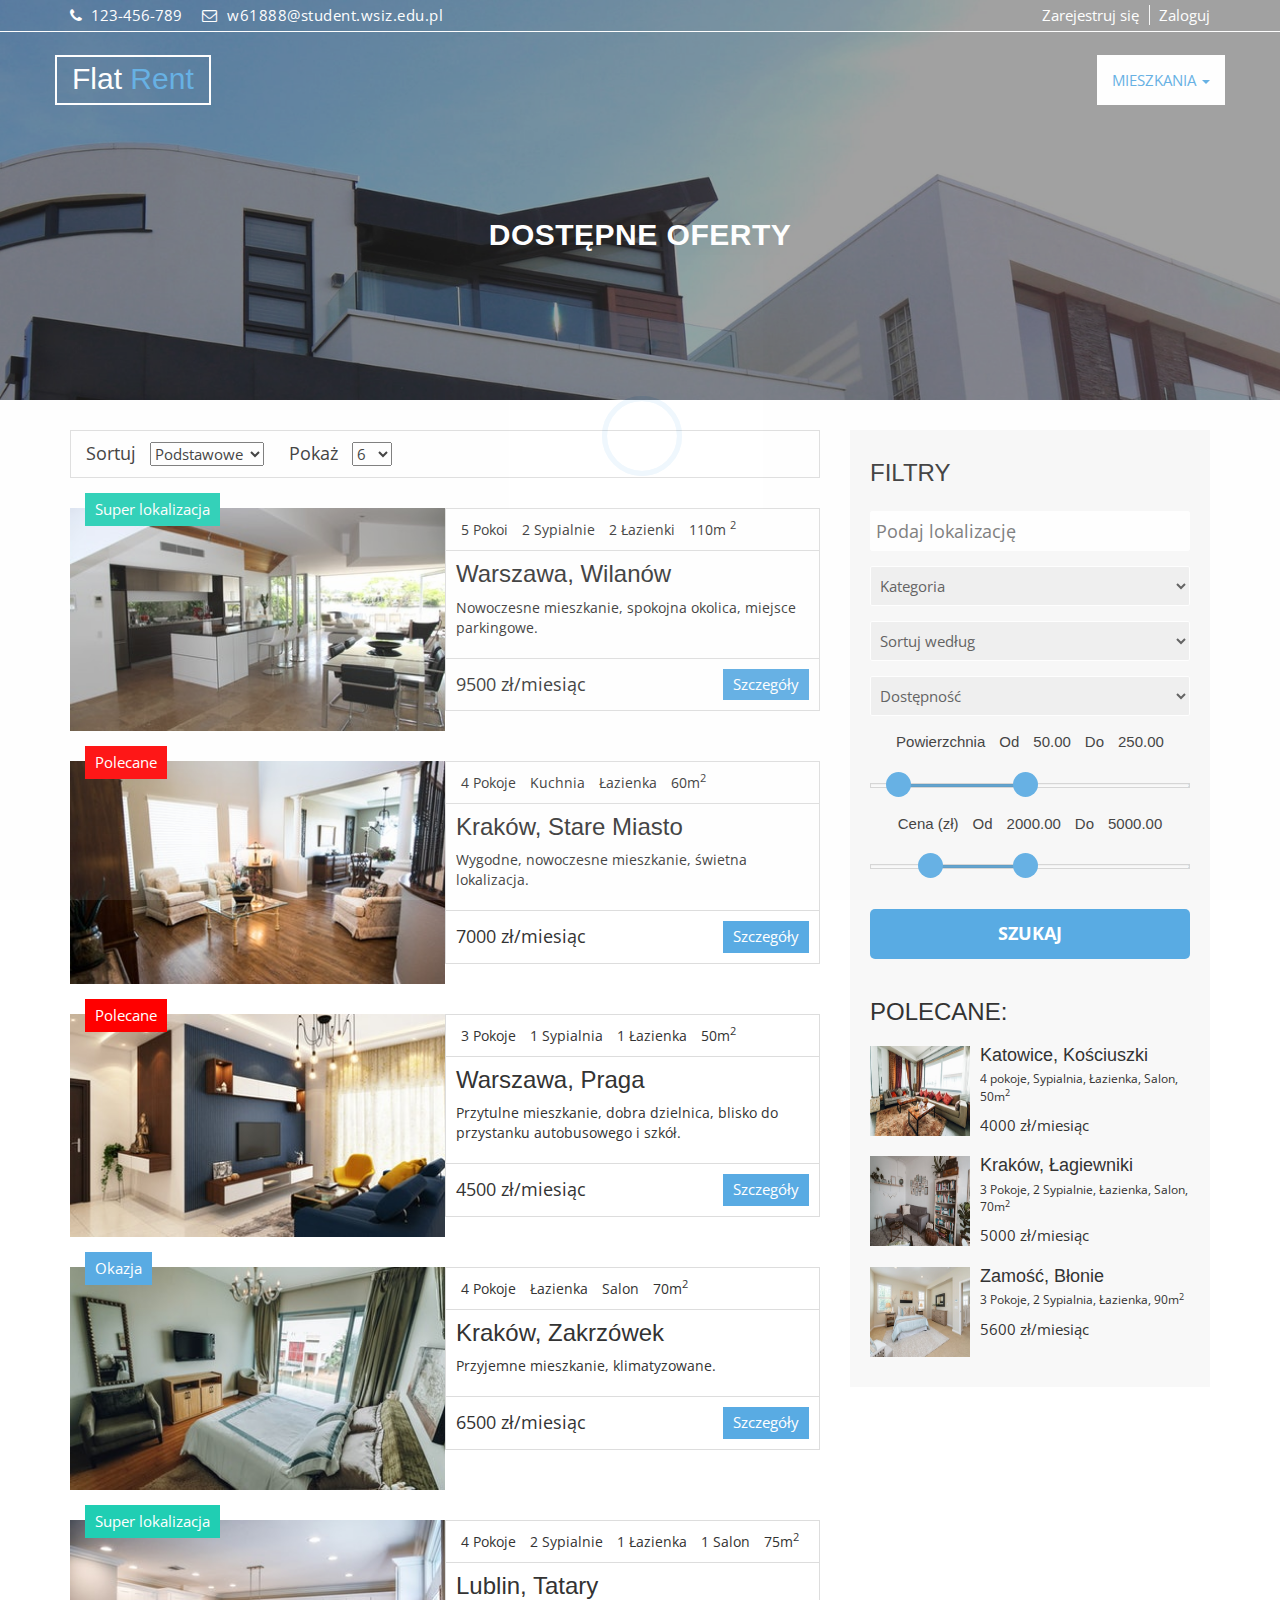
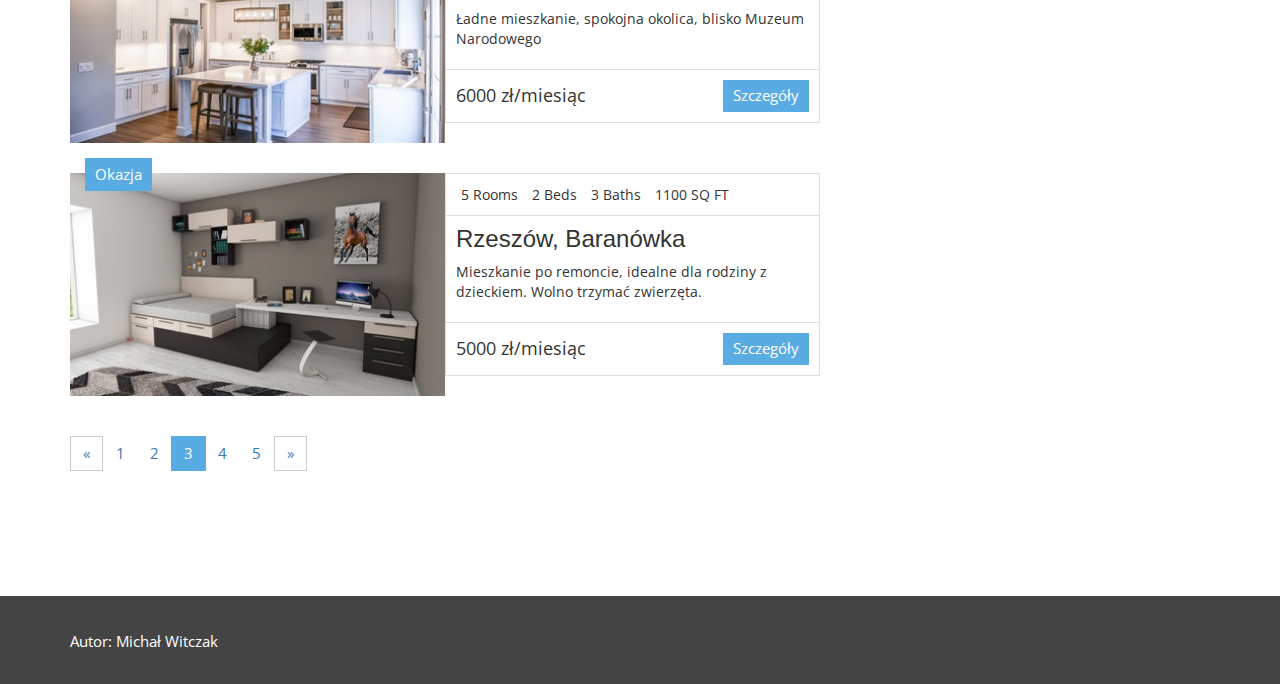
<file: properties.html>
<!DOCTYPE html>
<html lang="en">
  <head>
    <meta charset="utf-8">
    <meta http-equiv="X-UA-Compatible" content="IE=edge">
    <meta name="viewport" content="width=device-width, initial-scale=1">    
    <title>Flat Rent | Lista</title>


    <link rel="shortcut icon" href="img/favicon.ico" type="image/x-icon">
    
    
 
    <link href="css/font-awesome.css" rel="stylesheet">

    <link href="css/bootstrap.css" rel="stylesheet">   

    <link rel="stylesheet" type="text/css" href="css/slick.css">
   
    <link rel="stylesheet" type="text/css" href="css/nouislider.css">
 
    <link rel="stylesheet" href="css/jquery.fancybox.css" type="text/css" media="screen" /> 

    <link id="switcher" href="css/theme-color/default-theme.css" rel="stylesheet">     

    <link href="css/style.css" rel="stylesheet">    

   

    <link href='https://fonts.googleapis.com/css?family=Vollkorn' rel='stylesheet' type='text/css'>    
    <link href='https://fonts.googleapis.com/css?family=Open+Sans' rel='stylesheet' type='text/css'>
    


  </head>
  <body class="aa-price-range">   

  <div id="aa-preloader-area">
    <div class="pulse"></div>
  </div>

    <a class="scrollToTop" href="#"><i class="fa fa-angle-double-up"></i></a>
  


  <header id="aa-header">  
    <div class="container">
      <div class="row">
        <div class="col-md-12">
          <div class="aa-header-area">
            <div class="row">
              <div class="col-md-6 col-sm-6 col-xs-6">
                <div class="aa-header-left">
                  <div class="aa-telephone-no">
                    <span class="fa fa-phone"></span>
                    123-456-789
                  </div>
                  <div class="aa-email hidden-xs">
                    <span class="fa fa-envelope-o"></span> w61888@student.wsiz.edu.pl
                  </div>
                </div>              
              </div>
              <div class="col-md-6 col-sm-6 col-xs-6">
                <div class="aa-header-right">
                  <a href="register.html" class="aa-register">Zarejestruj się</a>
                  <a href="signin.html" class="aa-login">Zaloguj</a>
                </div>
              </div>
            </div>
          </div>
        </div>
      </div>
    </div>
  </header>

  <section id="aa-menu-area">
    <nav class="navbar navbar-default main-navbar" role="navigation">  
      <div class="container">
        <div class="navbar-header">

          <button type="button" class="navbar-toggle collapsed" data-toggle="collapse" data-target="#navbar" aria-expanded="false" aria-controls="navbar">
            <span class="sr-only">Toggle navigation</span>
            <span class="icon-bar"></span>
            <span class="icon-bar"></span>
            <span class="icon-bar"></span>
          </button>

          <a class="navbar-brand aa-logo" href="index.html"> Flat <span>Rent</span></a>
                    
        </div>
        <div id="navbar" class="navbar-collapse collapse">
          <ul id="top-menu" class="nav navbar-nav navbar-right aa-main-nav">
            <li><a href="index.html"></a></li>
             <li class="dropdown active">
              <a class="dropdown-toggle" data-toggle="dropdown" href="properties.html">MIESZKANIA <span class="caret"></span></a>
              <ul class="dropdown-menu" role="menu">                
                <li><a href="properties.html">OFERTY</a></li>
                <li><a href="properties-detail.html">SZCZEGÓŁY</a></li>                                            
              </ul>
            </li>
          </ul>                           
        </div>     
      </div>          
    </nav> 
  </section>


  <section id="aa-property-header">
    <div class="container">
      <div class="row">
        <div class="col-md-12">
          <div class="aa-property-header-inner">
            <h2>DOSTĘPNE OFERTY</h2>
          </div>
        </div>
      </div>
    </div>
  </section> 

  <section id="aa-properties">
    <div class="container">
      <div class="row">
        <div class="col-md-8">
          <div class="aa-properties-content">
  
            <div class="aa-properties-content-head">              
              <div class="aa-properties-content-head-left">
                <form action="" class="aa-sort-form">
                  <label for="">Sortuj</label>
                  <select name="">
                    <option value="1" selected="Default">Podstawowe</option>
                    <option value="2">Nazwa</option>
                    <option value="3">Cena</option>
                    <option value="4">Data dodania</option>
                  </select>
                </form>
                <form action="" class="aa-show-form">
                  <label for="">Pokaż</label>
                  <select name="">
                    <option value="1" selected="12">6</option>
                    <option value="2">12</option>
                    <option value="3">24</option>
                  </select>
                </form>
              </div>
         
            </div>
        
            <div class="aa-properties-content-body">
              <ul class="aa-properties-nav aa-list-view">
                <li>
                  <article class="aa-properties-item">
                    <a class="aa-properties-item-img" href="#">
                      <img alt="img" src="img/item/6.jpg">
                    </a>
                    <div class="aa-tag for-rent">
                      Super lokalizacja
                    </div>
                    <div class="aa-properties-item-content">
                      <div class="aa-properties-info">
                        <span>5 Pokoi</span>
                        <span>2 Sypialnie</span>
                        <span>2 Łazienki</span>
                        <span>110m <sup>2</sup></span>
                      </div>
                      <div class="aa-properties-about">
                        <h3><a href="#">Warszawa, Wilanów</a></h3>
                        <p>Nowoczesne mieszkanie, spokojna okolica, miejsce parkingowe.</p>                      
                      </div>
                      <div class="aa-properties-detial">
                        <span class="aa-price">
                          9500 zł/miesiąc
                        </span>
                        <a class="aa-secondary-btn" href="#">Szczegóły</a>
                      </div>
                    </div>
                  </article>
                </li>
                <li>
                  <article class="aa-properties-item">
                    <a class="aa-properties-item-img" href="#">
                      <img alt="img" src="img/item/1.jpg">
                    </a>
                    <div class="aa-tag sold-out">
                      Polecane
                    </div>
                    <div class="aa-properties-item-content">
                      <div class="aa-properties-info">
                        <span>4 Pokoje</span>
                        <span>Kuchnia</span>
                        <span>Łazienka</span>
                        <span>60m<sup>2</sup></span>
                      </div>
                      <div class="aa-properties-about">
                        <h3><a href="#">Kraków, Stare Miasto</a></h3>
                        <p>Wygodne, nowoczesne mieszkanie, świetna lokalizacja.</p>                      
                      </div>
                      <div class="aa-properties-detial">
                        <span class="aa-price">
                          7000 zł/miesiąc
                        </span>
                        <a class="aa-secondary-btn" href="#">Szczegóły</a>
                      </div>
                    </div>
                  </article>
                </li>
                 <li>
                  <article class="aa-properties-item">
                    <a class="aa-properties-item-img" href="#">
                      <img alt="img" src="img/item/2.jpg">
                    </a>
                    <div class="aa-tag sold-out">
                      Polecane
                    </div>
                    <div class="aa-properties-item-content">
                      <div class="aa-properties-info">
                        <span>3 Pokoje</span>
                        <span>1 Sypialnia</span>
                        <span>1 Łazienka</span>
                        <span>50m<sup>2</sup></span>
                      </div>
                      <div class="aa-properties-about">
                        <h3><a href="#">Warszawa, Praga</a></h3>
                        <p>Przytulne mieszkanie, dobra dzielnica, blisko do przystanku autobusowego i szkół.</p>                      
                      </div>
                      <div class="aa-properties-detial">
                        <span class="aa-price">
                          4500 zł/miesiąc
                        </span>
                        <a class="aa-secondary-btn" href="#">Szczegóły</a>
                      </div>
                    </div>
                  </article>
                </li>
                <li>
                  <article class="aa-properties-item">
                    <a class="aa-properties-item-img" href="#">
                      <img alt="img" src="img/item/5.jpg">
                    </a>
                    <div class="aa-tag for-sale">
                      Okazja
                    </div>
                    <div class="aa-properties-item-content">
                      <div class="aa-properties-info">
                        <span>4 Pokoje</span>
                        <span>Łazienka</span>
                        <span>Salon</span>
                        <span>70m<sup>2</sup></span>
                      </div>
                      <div class="aa-properties-about">
                        <h3><a href="#">Kraków, Zakrzówek</a></h3>
                        <p>Przyjemne mieszkanie, klimatyzowane.</p>                      
                      </div>
                      <div class="aa-properties-detial">
                        <span class="aa-price">
                          6500 zł/miesiąc
                        </span>
                        <a class="aa-secondary-btn" href="#">Szczegóły</a>
                      </div>
                    </div>
                  </article>
                </li>
                 <li>
                  <article class="aa-properties-item">
                    <a class="aa-properties-item-img" href="#">
                      <img alt="img" src="img/item/3.jpg">
                    </a>
                    <div class="aa-tag for-rent">
                        Super lokalizacja
                    </div>
                    <div class="aa-properties-item-content">
                      <div class="aa-properties-info">
                        <span>4 Pokoje</span>
                        <span>2 Sypialnie</span>
                        <span>1 Łazienka</span>
                        <span>1 Salon</span>
                        <span>75m<sup>2</sup></span>
                      </div>
                      <div class="aa-properties-about">
                        <h3><a href="#">Lublin, Tatary</a></h3>
                        <p>Ładne mieszkanie, spokojna okolica, blisko Muzeum Narodowego</p>                      
                      </div>
                      <div class="aa-properties-detial">
                        <span class="aa-price">
                          6000 zł/miesiąc
                        </span>
                        <a class="aa-secondary-btn" href="#">Szczegóły</a>
                      </div>
                    </div>
                  </article>
                </li>
                 <li>
                  <article class="aa-properties-item">
                    <a class="aa-properties-item-img" href="#">
                      <img alt="img" src="img/item/4.jpg">
                    </a>
                    <div class="aa-tag for-sale">
                      Okazja
                    </div>
                    <div class="aa-properties-item-content">
                      <div class="aa-properties-info">
                        <span>5 Rooms</span>
                        <span>2 Beds</span>
                        <span>3 Baths</span>
                        <span>1100 SQ FT</span>
                      </div>
                      <div class="aa-properties-about">
                        <h3><a href="#">Rzeszów, Baranówka</a></h3>
                        <p>Mieszkanie po remoncie, idealne dla rodziny z dzieckiem. Wolno trzymać zwierzęta.</p>                      
                      </div>
                      <div class="aa-properties-detial">
                        <span class="aa-price">
                          5000 zł/miesiąc
                        </span>
                        <a class="aa-secondary-btn" href="#">Szczegóły</a>
                      </div>
                    </div>
                  </article>
                </li>
              </ul>
            </div>
            
            <div class="aa-properties-content-bottom">
              <nav>
                <ul class="pagination">
                  <li>
                    <a href="#" aria-label="Previous">
                      <span aria-hidden="true">&laquo;</span>
                    </a>
                  </li>
                  <li><a href="#">1</a></li>
                  <li><a href="#">2</a></li>
                  <li class="active"><a href="#">3</a></li>
                  <li><a href="#">4</a></li>
                  <li><a href="#">5</a></li>
                  <li>
                    <a href="#" aria-label="Next">
                      <span aria-hidden="true">&raquo;</span>
                    </a>
                  </li>
                </ul>
              </nav>
            </div>
          </div>
        </div>
      
        <div class="col-md-4">
          <aside class="aa-properties-sidebar">
        
            <div class="aa-properties-single-sidebar">
              <h3>Filtry</h3>
              <form action="">
                <div class="aa-single-advance-search">
                  <input type="text" placeholder="Podaj lokalizację">
                </div>
                <div class="aa-single-advance-search">
                  <select id="" name="">
                   <option selected="" value="0">Kategoria</option>
                    <option value="1">Bliźniak</option>
                    <option value="2">Dom jednorodzinny</option>
                    <option value="3">Kawalerka</option>
                    <option value="4">Szeregowiec</option>
                    <option value="5">Mieszkanie</option>

                  </select>
                </div>
                <div class="aa-single-advance-search">
                  <select id="" name="">
                    <option selected="" value="0">Sortuj według</option>
                    <option value="1">Najtańsze</option>
                    <option value="2">Najdroższe</option>
                    <option value="3">Okazja</option>
                    <option value="4">Polecane</option>
                  </select>
                </div>
                <div class="aa-single-advance-search">
                  <select id="" name="">
                    <option selected="" value="0">Dostępność</option>
                    <option value="1">Od zaraz</option>
                    <option value="2">Do tygodnia</option>
                    <option value="3">Do 30 dni</option>
                    <option value="4">Powyżej 30 dni</option>
                  </select>
                </div>
                <div class="aa-single-filter-search">
                  <span>Powierzchnia</span>
                  <span>Od</span>
                  <span id="skip-value-lower" class="example-val">30.00</span>
                  <span>Do</span>
                  <span id="skip-value-upper" class="example-val">100.00</span>
                  <div id="aa-sqrfeet-range" class="noUi-target noUi-ltr noUi-horizontal noUi-background">
                  </div>                  
                </div>
                <div class="aa-single-filter-search">
                  <span>Cena (zł)</span>
                  <span>Od</span>
                  <span id="skip-value-lower2" class="example-val">30.00</span>
                  <span>Do</span>
                  <span id="skip-value-upper2" class="example-val">100.00</span>
                  <div id="aa-price-range" class="noUi-target noUi-ltr noUi-horizontal noUi-background">
                  </div>      
                </div>
                <div class="aa-single-advance-search">
                  <input type="submit" value="Szukaj" class="aa-search-btn">
                </div>
              </form>
            </div> 
         
            <div class="aa-properties-single-sidebar">
              <h3>Polecane:</h3>
              <div class="media">
                <div class="media-left">
                  <a href="#">
                    <img class="media-object" src="img/item/7.jpg" alt="img">
                  </a>
                </div>
                <div class="media-body">
                  <h4 class="media-heading"><a href="#">Katowice, Kościuszki</a></h4>
                  <p>4 pokoje, Sypialnia, Łazienka, Salon, 50m<sup>2</sup></p>                
                  <span>4000 zł/miesiąc</span>
                </div>              
              </div>
              <div class="media">
                <div class="media-left">
                  <a href="#">
                    <img class="media-object" src="img/item/8.jpg" alt="img">
                  </a>
                </div>
                <div class="media-body">
                  <h4 class="media-heading"><a href="#">Kraków, Łagiewniki</a></h4>
                  <p>3 Pokoje, 2 Sypialnie, Łazienka, Salon, 70m<sup>2</sup></p>                
                  <span>5000 zł/miesiąc</span>
                </div>              
              </div>
              <div class="media">
                <div class="media-left">
                  <a href="#">
                    <img class="media-object" src="img/item/9.jpg" alt="img">
                  </a>
                </div>
                <div class="media-body">
                  <h4 class="media-heading"><a href="#">Zamość, Błonie</a></h4>
                  <p>3 Pokoje, 2 Sypialnia, Łazienka, 90m<sup>2</sup></p>                
                  <span>5600 zł/miesiąc</span>
                </div>              
              </div>
            </div>
          </aside>
        </div>
      </div>
    </div>
  </section>

  <footer id="aa-footer">
    <div class="container">
      <div class="row">
        <div class="col-md-12">
        <div class="aa-footer-area">
          <div class="row">
            <div class="col-md-3 col-sm-6 col-xs-12">
              <div class="aa-footer-left">
               <p>Autor: Michał Witczak</a></p>
              </div>
            </div>
            </div>
            <div class="col-md-6 col-sm-12 col-xs-12">
            </div>            
          </div>
        </div>
      </div>
      </div>
    </div>
  </footer>
  
  <script src="js/jquery.min.js"></script>   
  
  <script src="js/bootstrap.js"></script>   

  <script type="text/javascript" src="js/slick.js"></script>

  <script type="text/javascript" src="js/nouislider.js"></script>

  <script type="text/javascript" src="js/jquery.mixitup.js"></script>
     
  <script type="text/javascript" src="js/jquery.fancybox.pack.js"></script>

  <script src="js/custom.js"></script> 

  </body>
</html>
</file>
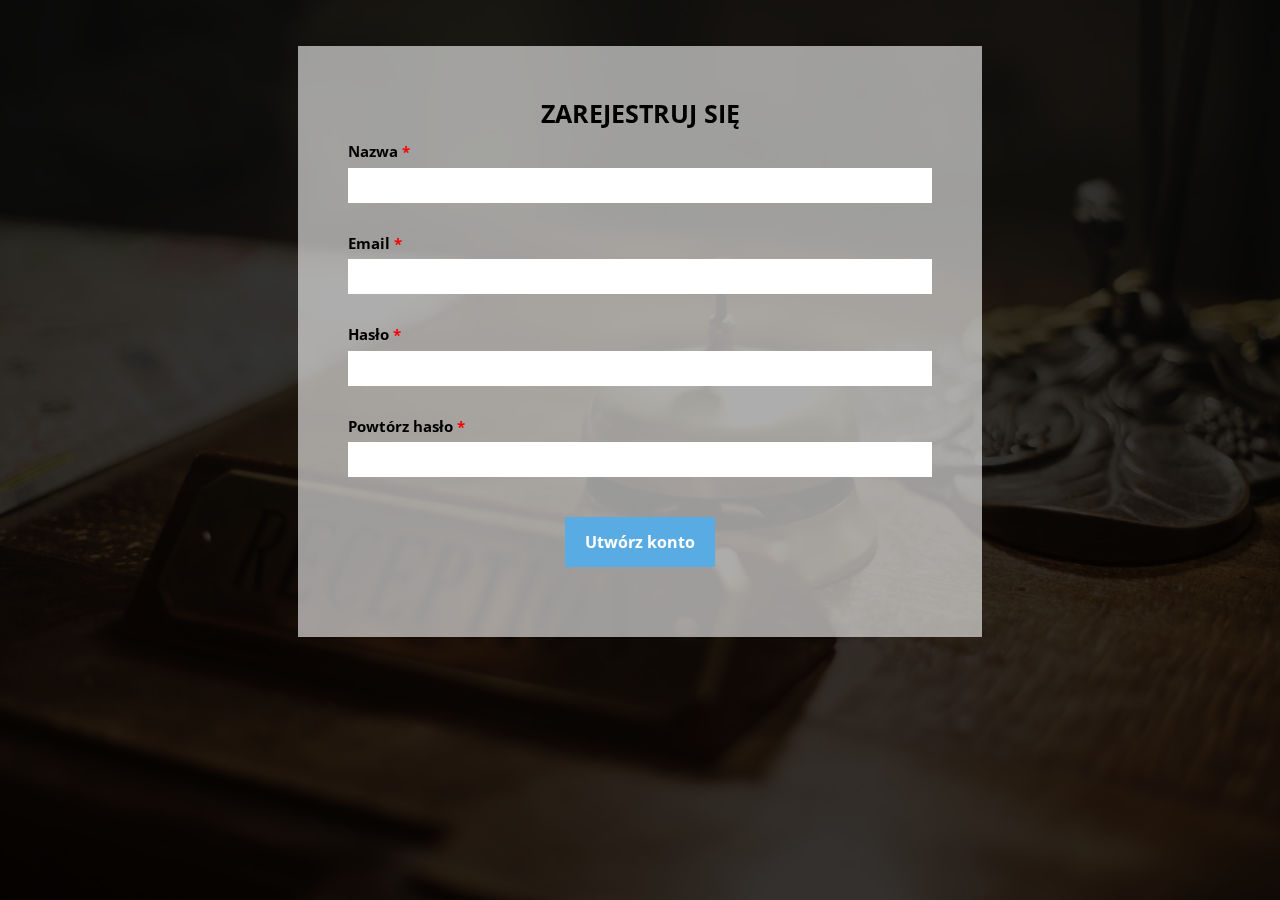
<file: register.html>
<!DOCTYPE html>
<html lang="en">
  <head>
    <meta charset="utf-8">
    <meta http-equiv="X-UA-Compatible" content="IE=edge">
    <meta name="viewport" content="width=device-width, initial-scale=1">    
    <title>Flat Rent| Rejestracja</title>

 
    <link rel="shortcut icon" href="img/favicon.ico" type="image/x-icon">
    
    
  
    <link href="css/font-awesome.css" rel="stylesheet">
  
    <link href="css/bootstrap.css" rel="stylesheet">   

    <link rel="stylesheet" type="text/css" href="css/slick.css">

    <link rel="stylesheet" type="text/css" href="css/nouislider.css">
  
    <link rel="stylesheet" href="css/jquery.fancybox.css" type="text/css" media="screen" /> 

    <link id="switcher" href="css/theme-color/default-theme.css" rel="stylesheet">     


    <link href="css/style.css" rel="stylesheet">    


    <link href='https://fonts.googleapis.com/css?family=Vollkorn' rel='stylesheet' type='text/css'>    
    <link href='https://fonts.googleapis.com/css?family=Open+Sans' rel='stylesheet' type='text/css'>
    



  </head>
  <body>   
  <section id="aa-signin">
    <div class="container">
      <div class="row">
        <div class="col-md-12">
          <div class="aa-signin-area">
            <div class="aa-signin-form">
              <div class="aa-signin-form-title">
                <a class="aa-property-home" href="index.html">Zarejestruj się</a>
              </div>
              <form class="contactform">                                                 
                <div class="aa-single-field">
                  <label for="name">Nazwa <span class="required">*</span></label>
                  <input type="text" required="required" aria-required="true" value="" name="name">
                </div>
                <div class="aa-single-field">
                  <label for="email">Email <span class="required">*</span></label>
                  <input type="email" required="required" aria-required="true" value="" name="email">
                </div>
                <div class="aa-single-field">
                  <label for="password">Hasło <span class="required">*</span></label>
                  <input type="password" name="password"> 
                </div>
                <div class="aa-single-field">
                  <label for="confirm-password">Powtórz hasło <span class="required">*</span></label>
                  <input type="password" name="confirm-password"> 
                </div>
                <div class="aa-single-submit">
                  <input type="submit" value="Utwórz konto" name="submit">                    
                </div>
              </form>
            </div>
          </div>
        </div>
      </div>
    </div>
  </section> 


  <script src="js/jquery.min.js"></script>   

  <script src="js/bootstrap.js"></script>   

  <script type="text/javascript" src="js/slick.js"></script>

  <script type="text/javascript" src="js/nouislider.js"></script>

  <script type="text/javascript" src="js/jquery.mixitup.js"></script>
       
  <script type="text/javascript" src="js/jquery.fancybox.pack.js"></script>

  <script src="js/custom.js"></script> 
  
  </body>
</html>
</file>
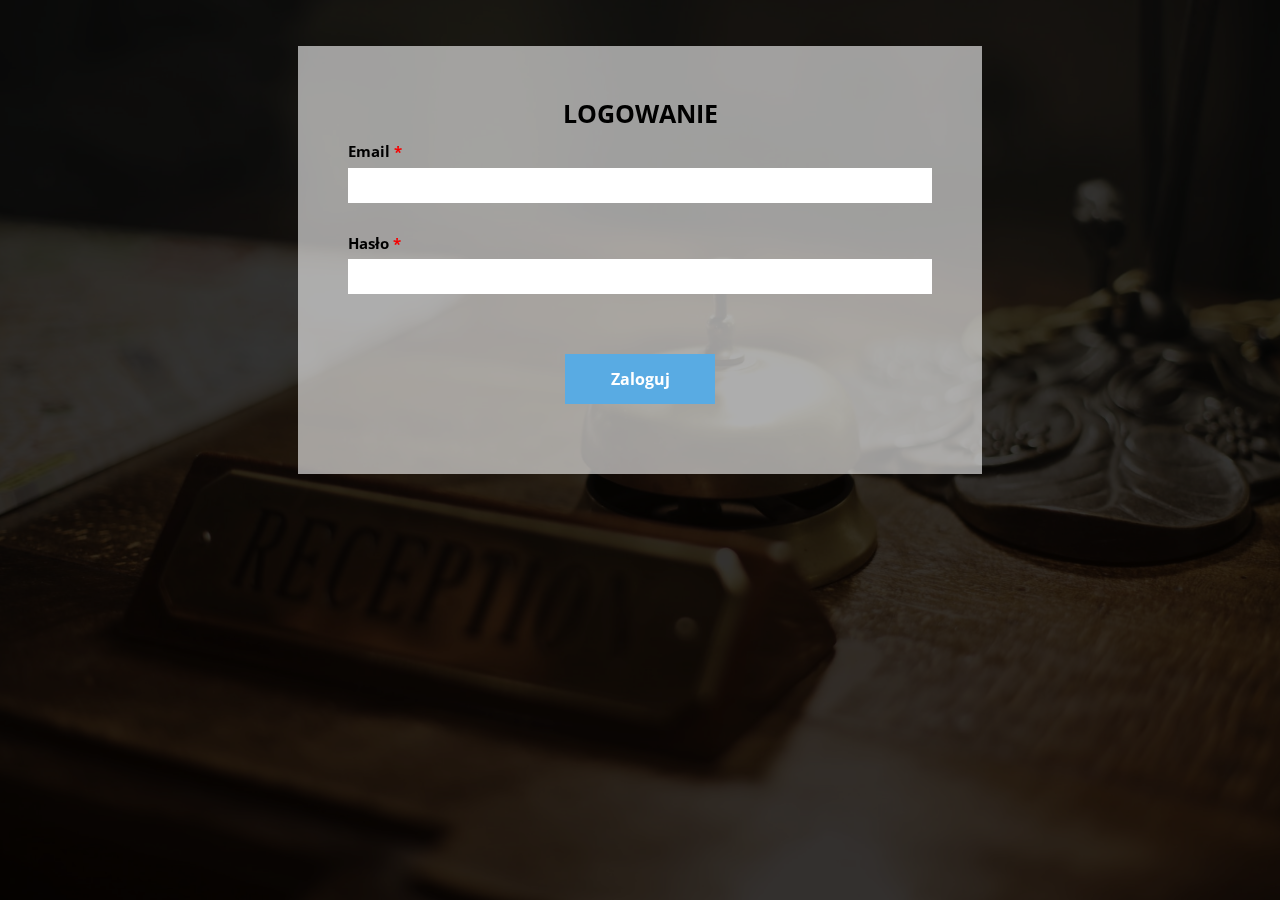
<file: signin.html>
<!DOCTYPE html>
<html lang="en">
  <head>
    <meta charset="utf-8">
    <meta http-equiv="X-UA-Compatible" content="IE=edge">
    <meta name="viewport" content="width=device-width, initial-scale=1">    
    <title>Flat Rent | Logowanie</title>

  
    <link rel="shortcut icon" href="img/favicon.ico" type="image/x-icon">
    
    
 
    <link href="css/font-awesome.css" rel="stylesheet">

    <link href="css/bootstrap.css" rel="stylesheet">   

    <link rel="stylesheet" type="text/css" href="css/slick.css">

    <link rel="stylesheet" type="text/css" href="css/nouislider.css">
  
    <link rel="stylesheet" href="css/jquery.fancybox.css" type="text/css" media="screen" /> 

    <link id="switcher" href="css/theme-color/default-theme.css" rel="stylesheet">     


    <link href="css/style.css" rel="stylesheet">    

   

    <link href='https://fonts.googleapis.com/css?family=Vollkorn' rel='stylesheet' type='text/css'>    
    <link href='https://fonts.googleapis.com/css?family=Open+Sans' rel='stylesheet' type='text/css'>
    


  </head>
  <body>
  <section id="aa-signin">
    <div class="container">
      <div class="row">
        <div class="col-md-12">
          <div class="aa-signin-area">
            <div class="aa-signin-form">
              <div class="aa-signin-form-title">
                <a class="aa-property-home" href="index.html">Logowanie</a>
              </div>
              <form class="contactform">                                                 
                <div class="aa-single-field">
                  <label for="email">Email <span class="required">*</span></label>
                  <input type="email" required="required" aria-required="true" value="" name="email">
                </div>
                <div class="aa-single-field">
                  <label for="password">Hasło <span class="required">*</span></label>
                  <input type="password" name="password"> 
                </div>
                <div class="aa-single-field">                                                         
                </div> 
                <div class="aa-single-submit">
                  <input type="submit" value="Zaloguj" class="aa-browse-btn" name="submit">  
                </div>
              </form>
            </div>
          </div>
        </div>
      </div>
    </div>
  </section>
  

  <script src="js/jquery.min.js"></script>   

  <script src="js/bootstrap.js"></script>   

  <script type="text/javascript" src="js/slick.js"></script>

  <script type="text/javascript" src="js/nouislider.js"></script>

  <script type="text/javascript" src="js/jquery.mixitup.js"></script>
       
  <script type="text/javascript" src="js/jquery.fancybox.pack.js"></script>

  <script src="js/custom.js"></script> 
  
  </body>
</html>
</file>
<file: css/nouislider.css>
.noUi-target,
.noUi-target * {
-webkit-touch-callout: none;
-webkit-user-select: none;
-ms-touch-action: none;
	touch-action: none;
-ms-user-select: none;
-moz-user-select: none;
	user-select: none;
-moz-box-sizing: border-box;
	box-sizing: border-box;
}
.noUi-target {
	position: relative;
	direction: ltr;
}
.noUi-base {
	width: 100%;
	height: 100%;
	position: relative;
	z-index: 1; 
}
.noUi-origin {
	position: absolute;
	right: 0;
	top: 0;
	left: 0;
	bottom: 0;
}
.noUi-handle {
	position: relative;
	z-index: 1;
}
.noUi-stacking .noUi-handle {

	z-index: 10;
}
.noUi-state-tap .noUi-origin {
-webkit-transition: left 0.3s, top 0.3s;
	transition: left 0.3s, top 0.3s;
}
.noUi-state-drag * {
	cursor: inherit !important;
}


.noUi-base,
.noUi-handle {
	-webkit-transform: translate3d(0,0,0);
	transform: translate3d(0,0,0);
}


.noUi-horizontal {
	height: 5px;
}
.noUi-horizontal .noUi-handle {
	cursor: pointer;
	height: 23px;
	left: -17px;
	top: -10px;
	width: 28px;
}
.noUi-vertical {
	width: 18px;
}
.noUi-vertical .noUi-handle {
	width: 28px;
	height: 34px;
	left: -6px;
	top: -17px;
}


.noUi-background {
	background: #FAFAFA;
	box-shadow: inset 0 1px 1px #f0f0f0;
}
.noUi-connect {
	background: #ccc;
	box-shadow: inset 0 0 3px rgba(51,51,51,0.45);
-webkit-transition: background 450ms;
	transition: background 450ms;
}
.noUi-origin {
	border-radius: 2px;
}
.noUi-target {
	border-radius: 0px;
	border: 1px solid #D3D3D3;
	box-shadow: inset 0 1px 1px #F0F0F0, 0 3px 6px -5px #BBB;
	margin-top: 30px;
	margin-bottom: 10px;
}
.noUi-target.noUi-connect {
	box-shadow: inset 0 0 3px rgba(51,51,51,0.45), 0 3px 6px -5px #BBB;
}


.noUi-draggable {
	cursor: w-resize;
}
.noUi-vertical .noUi-draggable {
	cursor: n-resize;
}
.noUi-handle {
	border: 1px solid #D9D9D9;
	border-radius: 0px;
	background: #FFF;
	cursor: default;
	box-shadow: inset 0 0 1px #FFF,
				inset 0 1px 7px #EBEBEB,
				0 3px 6px -3px #BBB;
}
.noUi-active {
	box-shadow: inset 0 0 1px #FFF,
				inset 0 1px 7px #DDD,
				0 3px 6px -3px #BBB;
}


.noUi-handle:before,
.noUi-handle:after {
	content: "";
	display: block;
	position: absolute;
	height: 10px;
	width: 1px;
	background: #E8E7E6;
	left: 9px;
	top: 5px;
}
.noUi-handle:after {
	left: 15px;
}
.noUi-vertical .noUi-handle:before,
.noUi-vertical .noUi-handle:after {
	width: 14px;
	height: 1px;
	left: 6px;
	top: 14px;
}
.noUi-vertical .noUi-handle:after {
	top: 17px;
}


[disabled].noUi-connect,
[disabled] .noUi-connect {
	background: #B8B8B8;
}
[disabled].noUi-origin,
[disabled] .noUi-handle {
	cursor: not-allowed;
}
</file>
<file: css/theme-color/default-theme.css>
h2 {
  color: #59abe3;
}

.aa-primary-btn:hover, .aa-primary-btn:focus {
  color: #59abe3;
  border-color: #59abe3;
}

.aa-secondary-btn {
  background-color: #59abe3;
}

.aa-view-btn {
  background-color: #59abe3;
}
.aa-view-btn:hover, .aa-view-btn:focus {
  color: #59abe3;
}

.scrollToTop {
  background-color: #59abe3;
  border: 2px solid #59abe3;
}

.scrollToTop:hover,
.scrollToTop:focus {
  color: #59abe3;
}

.pulse:before, .pulse:after {
  border: 5px solid #59abe3;
}

#aa-menu-area .main-navbar .navbar-header .aa-logo span {
  color: #59abe3;
}
#aa-menu-area .main-navbar .navbar-nav li a:hover, #aa-menu-area .main-navbar .navbar-nav li a:focus {
  color: #59abe3;
}
#aa-menu-area .main-navbar .navbar-nav .active a {
  color: #59abe3;
}
#aa-menu-area .main-navbar .navbar-nav .open a {
  color: #59abe3;
}
#aa-menu-area .main-navbar .navbar-nav .dropdown-menu li a:hover, #aa-menu-area .main-navbar .navbar-nav .dropdown-menu li a:focus {
  color: #59abe3;
}

#aa-slider .aa-slider-area .aa-top-slider .slick-prev:hover,
#aa-slider .aa-slider-area .aa-top-slider .slick-next:hover {
  background-color: #59abe3;
}
#aa-slider .aa-slider-area .aa-top-slider .aa-top-slider-price {
  color: #59abe3;
}
#aa-slider .aa-slider-area .aa-top-slider .aa-top-slider-btn:hover, #aa-slider .aa-slider-area .aa-top-slider .aa-top-slider-btn:focus {
  color: #59abe3;
}

#aa-advance-search .aa-advance-search-area .aa-advance-search-top .aa-single-advance-search .aa-search-btn {
  background-color: #59abe3;
}

.aa-single-filter-search .noUi-connect {
  background-color: #59abe3;
}
.aa-single-filter-search .noUi-handle {
  background-color: #59abe3;
}

.aa-title span {
  background-color: #59abe3;
}
.aa-title span:before {
  background-color: #59abe3;
}
.aa-title span:after {
  background-color: #59abe3;
}

.aa-properties-item .for-sale {
  background-color: #59abe3;
}

#aa-service .aa-service-area .aa-service-content .aa-single-service .aa-service-icon span {
  background-color: #59abe3;
}
#aa-service .aa-service-area .aa-service-content .aa-single-service .aa-single-service-content h4 a:hover {
  color: #59abe3;
}

#aa-agents .aa-agents-area .aa-agents-content .aa-agents-slider li .aa-single-agents .aa-agetns-info {
  background-color: #59abe3;
}
#aa-agents .aa-agents-area .aa-agents-content .aa-agents-slider li .aa-single-agents .aa-agetns-info .aa-agent-social a:hover, #aa-agents .aa-agents-area .aa-agents-content .aa-agents-slider li .aa-single-agents .aa-agetns-info .aa-agent-social a:focus {
  color: #59abe3;
}

#aa-client-testimonial .aa-client-testimonial-area .aa-testimonial-content .aa-testimonial-slider li .aa-testimonial-single .aa-testimonial-info p:before {
  color: #59abe3;
}

.aa-blog-single .aa-date-tag {
  background-color: #59abe3;
}
.aa-blog-single .aa-blog-single-content h3 a:hover, .aa-blog-single .aa-blog-single-content h3 a:focus {
  color: #59abe3;
}
.aa-blog-single .aa-blog-single-bottom .aa-blog-author:hover, .aa-blog-single .aa-blog-single-bottom .aa-blog-author:focus {
  color: #59abe3;
}
.aa-blog-single .aa-blog-single-bottom .aa-blog-comments:hover, .aa-blog-single .aa-blog-single-bottom .aa-blog-comments:focus {
  color: #59abe3;
}

#aa-footer .aa-footer-area .aa-footer-left p a:hover, #aa-footer .aa-footer-area .aa-footer-left p a:focus {
  color: #59abe3;
}
#aa-footer .aa-footer-area .aa-footer-middle a:hover, #aa-footer .aa-footer-area .aa-footer-middle a:focus {
  color: #59abe3;
  border-color: #59abe3;
}
#aa-footer .aa-footer-area .aa-footer-right a:hover, #aa-footer .aa-footer-area .aa-footer-right a:focus {
  color: #59abe3;
}

#aa-property-header .aa-property-header-inner .breadcrumb li.active {
  color: #59abe3;
}

#aa-properties .aa-properties-content .aa-properties-content-head .aa-properties-content-head-right a:hover, #aa-properties .aa-properties-content .aa-properties-content-head .aa-properties-content-head-right a:focus {
  color: #59abe3;
  border-color: #59abe3;
}
#aa-properties .aa-properties-sidebar .aa-properties-single-sidebar .aa-single-advance-search .aa-search-btn {
  background-color: #59abe3;
}
#aa-properties .aa-properties-sidebar .aa-properties-single-sidebar .media .media-body h4 a:hover {
  color: #59abe3;
}

.aa-properties-content-bottom .pagination li a:hover, .aa-properties-content-bottom .pagination li a:focus {
  background-color: #59abe3;
  border-color: #59abe3;
}
.aa-properties-content-bottom .pagination .active a {
  background-color: #59abe3;
}

.aa-properties-details .aa-properties-details-img .slick-prev, .aa-properties-details .aa-properties-details-img .slick-next {
  background-color: #59abe3;
}
.aa-properties-details .aa-properties-info ul li:before {
  color: #59abe3;
}

.aa-properties-social ul li a:hover, .aa-properties-social ul li a:focus {
  color: #59abe3;
  border-color: #59abe3;
}

#aa-blog .aa-blog-area .aa-blog-sidebar .aa-blog-sidebar-single .aa-blog-search .aa-search-text:focus {
  border-color: #59abe3;
}
#aa-blog .aa-blog-area .aa-blog-sidebar .aa-blog-sidebar-single .aa-blog-search .aa-search-submit:hover, #aa-blog .aa-blog-area .aa-blog-sidebar .aa-blog-sidebar-single .aa-blog-search .aa-search-submit:focus {
  color: #59abe3;
}
#aa-blog .aa-blog-area .aa-blog-sidebar .aa-blog-sidebar-single .aa-blog-catg li a:hover, #aa-blog .aa-blog-area .aa-blog-sidebar .aa-blog-sidebar-single .aa-blog-catg li a:focus {
  color: #59abe3;
}
#aa-blog .aa-blog-area .aa-blog-sidebar .aa-blog-sidebar-single .tag-cloud a:hover, #aa-blog .aa-blog-area .aa-blog-sidebar .aa-blog-sidebar-single .tag-cloud a:focus {
  background-color: #59abe3;
  border-color: #59abe3;
}
#aa-blog .aa-blog-area .aa-blog-sidebar .aa-blog-sidebar-single .aa-blog-recent-post .media .media-body .media-heading a:hover, #aa-blog .aa-blog-area .aa-blog-sidebar .aa-blog-sidebar-single .aa-blog-recent-post .media .media-body .media-heading a:focus {
  color: #59abe3;
}

.aa-blog-details .aa-blog-single-content h1,
.aa-blog-details .aa-blog-single-content h3,
.aa-blog-details .aa-blog-single-content h4 {
  color: #59abe3;
  font-weight: bold;
}

.aa-blog-navigation .aa-blog-pagination-left .aa-prev:hover, .aa-blog-navigation .aa-blog-pagination-left .aa-prev:focus {
  color: #59abe3;
  border-color: #59abe3;
}
.aa-blog-navigation .aa-blog-pagination-right .aa-next:hover, .aa-blog-navigation .aa-blog-pagination-right .aa-next:focus {
  color: #59abe3;
  border-color: #59abe3;
}

.aa-comments-area .comments .commentlist li .reply-btn:hover, .aa-comments-area .comments .commentlist li .reply-btn:focus {
  color: #59abe3;
  border-color: #59abe3;
}
.aa-comments-area .comments .commentlist li .author-tag {
  background-color: #59abe3;
}

#respond input[type="text"]:focus,
#respond input[type="email"]:focus,
#respond input[type="url"]:focus {
  border: 1px solid #59abe3;
}
#respond textarea:focus {
  border: 1px solid #59abe3;
}
#respond .form-submit input:hover {
  color: #59abe3;
  border-color: #59abe3;
}

#aa-contact .aa-contact-area .aa-contact-bottom .aa-contact-form input[type="text"]:focus,
#aa-contact .aa-contact-area .aa-contact-bottom .aa-contact-form input[type="email"]:focus,
#aa-contact .aa-contact-area .aa-contact-bottom .aa-contact-form input[type="url"]:focus {
  border: 2px solid #59abe3;
}
#aa-contact .aa-contact-area .aa-contact-bottom .aa-contact-form textarea:focus {
  border: 2px solid #59abe3;
}
#aa-contact .aa-contact-area .aa-contact-bottom .aa-contact-form .form-submit input:hover {
  color: #59abe3;
  border: 2px solid #59abe3;
}

#aa-error .aa-error-area h2 {
  border: 3px solid #59abe3;
}
#aa-error .aa-error-area h2:before {
  border: 3px solid #59abe3;
}
#aa-error .aa-error-area a:hover, #aa-error .aa-error-area a:focus {
  color: #59abe3;
  border-color: #59abe3;
}

#aa-gallery .aa-gallery-area .aa-gallery-content .aa-gallery-top ul li:hover, #aa-gallery .aa-gallery-area .aa-gallery-content .aa-gallery-top ul li:focus {
  background-color: #59abe3;
  border-color: #59abe3;
}
#aa-gallery .aa-gallery-area .aa-gallery-content .aa-gallery-top ul .active {
  background-color: #59abe3;
  border-color: #59abe3;
}
#aa-gallery .aa-gallery-area .aa-gallery-content .aa-gallery-body .aa-single-gallery .aa-single-gallery-item .aa-single-gallery-info a:hover, #aa-gallery .aa-gallery-area .aa-gallery-content .aa-gallery-body .aa-single-gallery .aa-single-gallery-item .aa-single-gallery-info a:focus {
  color: #59abe3;
  border-color: #59abe3;
}

#aa-signin .aa-signin-area .aa-signin-form .aa-single-submit input[type="submit"] {
  background-color: #59abe3;
  border: 2px solid #59abe3;
}
#aa-signin .aa-signin-area .aa-signin-form .aa-single-submit input[type="submit"]:hover {
  color: #59abe3;
  border-color: #59abe3;
}

.navbar-default .navbar-toggle {
  border-color: #59abe3;
}

.navbar-default .navbar-toggle .icon-bar {
  background-color: #59abe3;
}
</file>
<file: css/style.css>
body {
  background-color: #ffffff;
  font-family: "Open Sans", sans-serif;
  color: #333;
  font-size: 15px;
  overflow-x: hidden;
}

.no-padding {
  padding: 0;
}


ul {
  padding: 0;
  margin: 0;
  list-style: none;
}

a {
  text-decoration: none;
  color: #333;
}

a:hover,
a:focus {
  outline: none;
  text-decoration: none;
}

h1, h2, h3, h4, h5, h6 {
  font-family: "Poppins", sans-serif;
}

h2 {
  font-size: 30px;
  font-weight: 700;
  line-height: 40px;
  margin: 0;
}

img {
  border: none;
}

.aa-primary-btn {
  font-size: 16px;
  padding: 10px 30px;
  border: 1px solid #e9e9e9;
  margin-top: 10px;
  display: inline-block;
  transition: 0.5s;
}
.aa-primary-btn:hover, .aa-primary-btn:focus {
  text-decoration: none;
}
.aa-primary-btn span {
  margin-right: 5px;
}

.aa-secondary-btn {
  color: #fff;
  padding: 5px 10px;
  transition: all 0.5s;
}
.aa-secondary-btn:hover, .aa-secondary-btn:focus {
  background-color: #000;
  color: #fff;
}

.aa-view-btn {
  color: #fff;
  padding: 10px 15px;
  font-size: 16px;
  display: inline-block;
  transition: all 0.5s;
}
.aa-view-btn:hover, .aa-view-btn:focus {
  background-color: #fff;
}


#aa-header {
  border-bottom: 1px solid #fff;
  left: 0;
  position: absolute;
  right: 0;
  top: 0;
  width: 100%;
  z-index: 99;
}
#aa-header .aa-header-area {
  display: inline;
  padding: 5px 0;
  float: left;
  width: 100%;
}
#aa-header .aa-header-area .aa-header-left {
  display: inline;
  float: left;
  width: 100%;
}
#aa-header .aa-header-area .aa-header-left .aa-telephone-no {
  color: #fff;
  float: left;
  font-size: 15px;
}
#aa-header .aa-header-area .aa-header-left .aa-telephone-no span {
  margin-right: 5px;
}
#aa-header .aa-header-area .aa-header-left .aa-telephone-no span .skype_c2c_logo_img {
  display: none !important;
}
#aa-header .aa-header-area .aa-header-left .aa-telephone-no .skype_c2c_text_span {
  color: #fff !important;
}
#aa-header .aa-header-area .aa-header-left .aa-email {
  color: #fff;
  float: left;
  letter-spacing: 0.5px;
  margin-left: 20px;
  font-size: 15px;
}
#aa-header .aa-header-area .aa-header-left .aa-email span {
  margin-right: 5px;
}
#aa-header .aa-header-area .aa-header-right {
  display: inline;
  float: left;
  width: 100%;
  text-align: right;
}
#aa-header .aa-header-area .aa-header-right .aa-register {
  border-right: 1px solid #f8f8f8;
  color: #fff;
  margin-right: 5px;
  padding-right: 10px;
  font-size: 15px;
}
#aa-header .aa-header-area .aa-header-right .aa-login {
  color: #fff;
  font-size: 15px;
}


#aa-menu-area {
  left: 0;
  padding-top: 20px;
  position: absolute;
  right: 0;
  top: 35px;
  width: 100%;
  z-index: 99;
}
#aa-menu-area .main-navbar {
  background-color: transparent;
  border: medium none;
  border-radius: 0;
}
#aa-menu-area .main-navbar .navbar-header .navbar-brand {
  padding: 0;
}
#aa-menu-area .main-navbar .navbar-header .aa-logo {
  border: 2px solid #fff;
  color: #fff;
  font-family: "Poppins", sans-serif;
  font-size: 30px;
  padding: 15px;
  line-height: 13px;
}
#aa-menu-area .main-navbar .navbar-header .aa-logo-img {
  border: none;
  height: 50px;
  width: 235px;
}
#aa-menu-area .main-navbar .navbar-header .aa-logo-img img {
  width: 100%;
  height: 100%;
}
#aa-menu-area .main-navbar .navbar-nav li a {
  color: #fff;
  transition: all 0.5s;
}
#aa-menu-area .main-navbar .navbar-nav .active a {
  background-color: #FFF;
}
#aa-menu-area .main-navbar .navbar-nav .open a {
  background-color: #fff;
}
#aa-menu-area .main-navbar .navbar-nav .dropdown-menu {
  border: none;
  border-radius: 0;
  margin-top: 5px;
}
#aa-menu-area .main-navbar .navbar-nav .dropdown-menu li a {
  color: #555;
  padding: 8px 10px;
}
#aa-menu-area .main-navbar .navbar-right {
  margin-right: -30px;
}
#aa-menu-area .navbar-fixed-top {
  background-color: #FFF;
  padding: 15px 0;
  transition: all 0.5s;
}
#aa-menu-area .navbar-fixed-top .navbar-header .aa-logo {
  border: 2px solid #888;
  color: #555;
}
#aa-menu-area .navbar-fixed-top .navbar-nav li a {
  color: #555;
}


.scrollToTop {
  bottom: 60px;
  color: #fff;
  display: none;
  font-size: 23px;
  height: 50px;
  line-height: 45px;
  position: fixed;
  right: 20px;
  text-align: center;
  text-decoration: none;
  transition: all 0.5s ease 0s;
  width: 50px;
  z-index: 999;
}

.scrollToTop:hover,
.scrollToTop:focus {
  background-color: #FFF;
  text-decoration: none;
  outline: none;
}

#aa-preloader-area {
  background-color: #F8F8F8;
  position: fixed;
  left: 0;
  right: 0;
  top: 0;
  bottom: 0;
  width: 100%;
  height: 100%;
  z-index: 9999;
}

.pulse {
  left: 47%;
  position: relative;
  top: 44%;
}

.pulse:before, .pulse:after {
  content: "";
  width: 80px;
  height: 80px;
  border-radius: 500px;
  position: absolute;
}

.pulse:before {
  -webkit-animation: pulse-outer 0.8s ease-in infinite;
  animation: pulse-outer 0.8s ease-in infinite;
}

.pulse:after {
  -webkit-animation: pulse-inner 0.8s linear infinite;
  animation: pulse-inner 0.8s linear infinite;
}

@-webkit-keyframes pulse-outer {
  0% {
    opacity: 1;
    filter: alpha(opacity=100);
  }
  50% {
    opacity: 0.5;
    filter: alpha(opacity=50);
  }
  100% {
    opacity: 0;
    filter: alpha(opacity=0);
  }
}
@keyframes pulse-outer {
  0% {
    opacity: 1;
    filter: alpha(opacity=100);
  }
  50% {
    opacity: 0.5;
    filter: alpha(opacity=50);
  }
  100% {
    opacity: 0;
    filter: alpha(opacity=0);
  }
}
@-webkit-keyframes pulse-inner {
  0% {
    -webkit-transform: scale(0);
    opacity: 0;
    filter: alpha(opacity=0);
  }
  100% {
    -webkit-transform: scale(1);
    opacity: 1;
    filter: alpha(opacity=100);
  }
}
@keyframes pulse-inner {
  0% {
    transform: scale(0);
    opacity: 0;
    filter: alpha(opacity=0);
  }
  100% {
    transform: scale(1);
    opacity: 1;
    filter: alpha(opacity=100);
  }
}

#aa-slider {
  float: left;
  display: inline;
  width: 100%;
}
#aa-slider .aa-slider-area {
  display: inline;
  float: left;
  width: 100%;
}
#aa-slider .aa-slider-area .aa-top-slider {
  width: 100%;
}
#aa-slider .aa-slider-area .aa-top-slider .slick-arrow {
  height: 80px;
  width: 80px;
}
#aa-slider .aa-slider-area .aa-top-slider .slick-prev,
#aa-slider .aa-slider-area .aa-top-slider .slick-next {
  background-color: transparent;
  border: 1px solid #fff;
  transition: all 0.5s;
}
#aa-slider .aa-slider-area .aa-top-slider .slick-prev {
  left: 20px;
}
#aa-slider .aa-slider-area .aa-top-slider .slick-next {
  right: 20px;
}
#aa-slider .aa-slider-area .aa-top-slider .slick-prev::before, #aa-slider .aa-slider-area .aa-top-slider .slick-next::before {
  font-family: "fontAwesome";
  font-size: 50px;
}
#aa-slider .aa-slider-area .aa-top-slider .aa-top-slider-single {
  width: 100%;
  position: relative;
}
#aa-slider .aa-slider-area .aa-top-slider .aa-top-slider-single img {
  width: 100%;
  height: 700px;
}
#aa-slider .aa-slider-area .aa-top-slider .aa-top-slider-single .aa-top-slider-content {
  background-color: rgba(255, 255, 255, 0.8);
  left: 20%;
  padding: 30px;
  position: absolute;
  top: 40%;
  z-index: 999;
}
#aa-slider .aa-slider-area .aa-top-slider .aa-top-slider-single .aa-top-slider-content .aa-top-slider-catg {
  font-family: "Poppins", sans-serif;
  font-size: 25px;
  font-weight: bold;
  letter-spacing: 5px;
  text-transform: uppercase;
  color: #555;
  line-height: 25px;
}
#aa-slider .aa-slider-area .aa-top-slider .aa-top-slider-single .aa-top-slider-content .aa-top-slider-title {
  color: #555;
  font-size: 40px;
  font-weight: bold;
  padding-bottom: 5px;
}
#aa-slider .aa-slider-area .aa-top-slider .aa-top-slider-single .aa-top-slider-content .aa-top-slider-location {
  font-size: 14px;
}
#aa-slider .aa-slider-area .aa-top-slider .aa-top-slider-single .aa-top-slider-content .aa-top-slider-location i {
  margin-right: 5px;
}
#aa-slider .aa-slider-area .aa-top-slider .aa-top-slider-single .aa-top-slider-content .aa-top-slider-off {
  font-size: 14px;
  font-family: "Poppins", sans-serif;
  color: #555;
  display: inline-block;
  margin-top: 10px;
  font-weight: bold;
}
#aa-slider .aa-slider-area .aa-top-slider .aa-top-slider-single .aa-top-slider-content .aa-top-slider-price {
  font-family: "Poppins", sans-serif;
  font-size: 30px;
  font-weight: bold;
  margin-top: -5px;
}
#aa-slider .aa-slider-area .aa-top-slider .aa-top-slider-single .aa-top-slider-content .aa-top-slider-btn {
  display: inline-block;
  transition: all 0.5s;
  text-transform: uppercase;
  font-size: 15px;
}
#aa-slider .aa-slider-area .aa-top-slider .aa-top-slider-single .aa-top-slider-content .aa-top-slider-btn span {
  margin-left: 3px;
}


#aa-advance-search {
  display: inline;
  float: left;
  width: 100%;
}
#aa-advance-search .aa-advance-search-area {
  background-color: rgba(221, 221, 221, 0.8);
  border-radius: 10px 10px 0 0;
  display: inline;
  float: left;
  margin-top: -100px;
  min-height: 200px;
  padding: 25px 20px;
  position: relative;
  width: 100%;
}
#aa-advance-search .aa-advance-search-area .aa-advance-search-top {
  display: inline;
  float: left;
  width: 100%;
}
#aa-advance-search .aa-advance-search-area .aa-advance-search-top .aa-single-advance-search {
  display: inline;
  float: left;
  width: 100%;
}
#aa-advance-search .aa-advance-search-area .aa-advance-search-top .aa-single-advance-search input[type=text] {
  border: 1px solid #fff;
  border-radius: 2px;
  color: #555;
  height: 40px;
  padding: 5px;
  width: 100%;
  font-size: 18px;
}
#aa-advance-search .aa-advance-search-area .aa-advance-search-top .aa-single-advance-search select {
  border: 1px solid #fff;
  border-radius: 2px;
  color: #555;
  height: 40px;
  padding: 5px;
  width: 100%;
}
#aa-advance-search .aa-advance-search-area .aa-advance-search-top .aa-single-advance-search .aa-search-btn {
  border: medium none;
  border-radius: 5px;
  color: #fff;
  font-size: 18px;
  font-weight: bold;
  height: 40px;
  outline: medium none;
  text-transform: uppercase;
  width: 100%;
}
#aa-advance-search .aa-advance-search-area .aa-advance-search-bottom {
  display: inline;
  float: left;
  width: 100%;
  margin-top: 50px;
  margin-bottom: 30px;
}
#aa-advance-search .aa-advance-search-area .aa-advance-search-bottom .aa-single-filter-search {
  display: inline;
  float: left;
  width: 100%;
  text-align: center;
}
#aa-advance-search .aa-advance-search-area .aa-advance-search-bottom .aa-single-filter-search span {
  display: inline-block;
  font-family: "Poppins", sans-serif;
  margin: 0 10px;
}
#aa-advance-search .aa-advance-search-area .aa-advance-search-bottom .aa-single-filter-search .noUi-connect {
  box-shadow: 0 0 3px rgba(51, 51, 51, 0.45) inset;
  transition: background 450ms ease 0s;
}
#aa-advance-search .aa-advance-search-area .aa-advance-search-bottom .aa-single-filter-search .noUi-handle {
  border: none;
  border-radius: 50%;
  box-shadow: none;
  height: 25px;
  left: -17px;
  top: -12px;
  width: 25px;
}
#aa-advance-search .aa-advance-search-area .aa-advance-search-bottom .aa-single-filter-search .noUi-handle:after, #aa-advance-search .aa-advance-search-area .aa-advance-search-bottom .aa-single-filter-search .noUi-handle:before {
  display: none;
}


#aa-about-us {
  display: inline;
  float: left;
  width: 100%;
}
#aa-about-us .aa-about-us-area {
  display: inline;
  float: left;
  width: 100%;
  padding: 100px 0;
}
#aa-about-us .aa-about-us-area .aa-about-us-left {
  display: inline;
  float: left;
  width: 100%;
}
#aa-about-us .aa-about-us-area .aa-about-us-left img {
  width: 100%;
}
#aa-about-us .aa-about-us-area .aa-about-us-right {
  display: inline;
  float: left;
  width: 100%;
}
#aa-about-us .aa-about-us-area .aa-about-us-right ul {
  margin-left: 30px;
}
#aa-about-us .aa-about-us-area .aa-about-us-right ul li {
  font-style: italic;
  list-style: circle;
  margin-bottom: 5px;
}

.aa-title {
  display: inline;
  float: left;
  width: 100%;
  text-align: center;
  margin-bottom: 20px;
}
.aa-title p {
  font-size: 18px;
  padding: 0 50px;
}
.aa-title span {
  width: 2px;
  height: 15px;
  display: inline-block;
  position: relative;
}
.aa-title span:before {
  content: "";
  right: 4px;
  top: 7px;
  position: absolute;
  width: 100px;
  height: 2px;
}
.aa-title span:after {
  content: "";
  left: 4px;
  top: 7px;
  position: absolute;
  width: 100px;
  height: 2px;
}


#aa-latest-property {
  background-color: #f8f8f8;
  display: inline;
  float: left;
  width: 100%;
  padding: 100px 0;
}
#aa-latest-property .aa-latest-property-area {
  display: inline;
  float: left;
  width: 100%;
}
#aa-latest-property .aa-latest-property-area .aa-latest-properties-content {
  display: inline;
  float: left;
  margin-top: 20px;
  width: 100%;
}

.aa-properties-item {
  display: inline;
  float: left;
  margin-top: 30px;
  width: 100%;
  position: relative;
  transition: all 0.5s;
}
.aa-properties-item:hover {
  box-shadow: 1px 2px 5px 3px #ccc;
}
.aa-properties-item .aa-properties-item-img {
  width: 100%;
}
.aa-properties-item .aa-properties-item-img img {
  width: 100%;
}
.aa-properties-item .aa-tag {
  color: #fff;
  padding: 6px 10px;
  position: absolute;
  left: 15px;
  top: -15px;
}
.aa-properties-item .for-rent {
  background-color: #20ceb3;
}
.aa-properties-item .sold-out {
  background-color: #ff0000;
}
.aa-properties-item .aa-properties-item-content {
  background-color: #fff;
  border: 1px solid #ddd;
  border-top: none;
  display: inline;
  float: left;
  width: 100%;
}
.aa-properties-item .aa-properties-item-content .aa-properties-info {
  border-bottom: 1px solid #ddd;
  display: inline;
  float: left;
  padding: 10px;
  width: 100%;
  text-align: left;
}
.aa-properties-item .aa-properties-item-content .aa-properties-info span {
  margin: 0px 5px;
  font-size: 14px;
}
.aa-properties-item .aa-properties-item-content .aa-properties-about {
  display: inline;
  float: left;
  width: 100%;
  padding: 10px;
}
.aa-properties-item .aa-properties-item-content .aa-properties-about h3 {
  margin-top: 0px;
}
.aa-properties-item .aa-properties-item-content .aa-properties-about p {
  font-size: 14px;
}
.aa-properties-item .aa-properties-item-content .aa-properties-detial {
  border-top: 1px solid #ddd;
  display: inline;
  float: left;
  padding: 10px;
  width: 100%;
}
.aa-properties-item .aa-properties-item-content .aa-properties-detial .aa-price {
  float: left;
  font-size: 18px;
  padding: 3px 0;
}
.aa-properties-item .aa-properties-item-content .aa-properties-detial a {
  float: right;
}


#aa-service {
  display: inline;
  float: left;
  width: 100%;
  padding: 100px 0;
}
#aa-service .aa-service-area {
  display: inline;
  float: left;
  width: 100%;
}
#aa-service .aa-service-area .aa-service-content {
  display: inline;
  float: left;
  width: 100%;
  margin-top: 40px;
}
#aa-service .aa-service-area .aa-service-content .aa-single-service {
  display: inline;
  float: left;
  text-align: center;
  width: 100%;
}
#aa-service .aa-service-area .aa-service-content .aa-single-service:hover .aa-service-icon:before {
  border: 2px solid #fff;
}
#aa-service .aa-service-area .aa-service-content .aa-single-service .aa-service-icon {
  display: inline;
  float: left;
  width: 100%;
  margin-bottom: 20px;
  position: relative;
}
#aa-service .aa-service-area .aa-service-content .aa-single-service .aa-service-icon:before {
  border: 2px solid transparent;
  border-radius: 50%;
  content: "";
  height: 100px;
  margin-left: 4px;
  position: absolute;
  width: 92px;
  transition: all 0.5s;
}
#aa-service .aa-service-area .aa-service-content .aa-single-service .aa-service-icon span {
  border-radius: 50%;
  color: #fff;
  font-size: 40px;
  height: 100px;
  line-height: 100px;
  width: 100px;
}
#aa-service .aa-service-area .aa-service-content .aa-single-service .aa-single-service-content {
  display: inline;
  float: left;
  width: 100%;
}
#aa-service .aa-service-area .aa-service-content .aa-single-service .aa-single-service-content h4 {
  font-size: 20px;
}
#aa-service .aa-service-area .aa-service-content .aa-single-service .aa-single-service-content h4 a {
  transition: all 0.5s;
}
#aa-service .aa-service-area .aa-service-content .aa-single-service .aa-single-service-content p {
  font-size: 13px;
}


#aa-promo-banner {
  background-image: url("../img/promo-banner.jpg");
  background-attachment: fixed;
  background-position: center center;
  background-size: cover;
  display: inline;
  float: left;
  width: 100%;
  padding: 100px 0;
  position: relative;
}
#aa-promo-banner:before {
  background-color: rgba(0, 0, 0, 0.6);
  content: "";
  position: absolute;
  left: 0;
  top: 0;
  right: 0;
  bottom: 0;
}
#aa-promo-banner .aa-promo-banner-area {
  display: inline;
  float: left;
  width: 100%;
  padding: 0 150px;
  text-align: center;
}
#aa-promo-banner .aa-promo-banner-area h3 {
  color: #fff;
  font-size: 40px;
  font-weight: 700;
  margin-bottom: 20px;
  text-transform: capitalize;
}
#aa-promo-banner .aa-promo-banner-area p {
  color: #fff;
  display: inline-block;
  font-size: 16px;
  margin-top: 10px;
}
#aa-promo-banner .aa-promo-banner-area a {
  font-weight: bold;
  margin-top: 50px;
  text-transform: uppercase;
}


#aa-agents {
  display: inline;
  float: left;
  width: 100%;
  padding: 100px 0;
}
#aa-agents .aa-agents-area {
  display: inline;
  float: left;
  width: 100%;
}
#aa-agents .aa-agents-area .aa-agents-content {
  display: inline;
  float: left;
  width: 100%;
  margin-top: 50px;
}
#aa-agents .aa-agents-area .aa-agents-content .aa-agents-slider {
  margin-left: -30px;
}
#aa-agents .aa-agents-area .aa-agents-content .aa-agents-slider li {
  float: left;
  margin-left: 30px;
  width: 22.42%;
}
#aa-agents .aa-agents-area .aa-agents-content .aa-agents-slider li .aa-single-agents {
  display: inline;
  float: left;
  width: 100%;
}
#aa-agents .aa-agents-area .aa-agents-content .aa-agents-slider li .aa-single-agents .aa-agents-img {
  display: inline;
  float: left;
  width: 100%;
}
#aa-agents .aa-agents-area .aa-agents-content .aa-agents-slider li .aa-single-agents .aa-agents-img img {
  width: 100%;
}
#aa-agents .aa-agents-area .aa-agents-content .aa-agents-slider li .aa-single-agents .aa-agetns-info {
  display: inline;
  float: left;
  padding: 10px;
  width: 100%;
  text-align: center;
  color: #fff;
}
#aa-agents .aa-agents-area .aa-agents-content .aa-agents-slider li .aa-single-agents .aa-agetns-info h4 {
  color: #fff;
  margin-bottom: 5px;
  font-weight: bold;
}
#aa-agents .aa-agents-area .aa-agents-content .aa-agents-slider li .aa-single-agents .aa-agetns-info h4 a {
  color: #fff;
}
#aa-agents .aa-agents-area .aa-agents-content .aa-agents-slider li .aa-single-agents .aa-agetns-info span {
  display: block;
  margin-bottom: 5px;
  font-size: 16px;
}
#aa-agents .aa-agents-area .aa-agents-content .aa-agents-slider li .aa-single-agents .aa-agetns-info .aa-agent-social {
  display: inline;
  float: left;
  width: 100%;
}
#aa-agents .aa-agents-area .aa-agents-content .aa-agents-slider li .aa-single-agents .aa-agetns-info .aa-agent-social a {
  border: 1px solid #fff;
  color: #fff;
  display: inline-block;
  margin: 10px 5px;
  min-width: 40px;
  padding: 5px 0;
  text-align: center;
  transition: all 0.5s;
}
#aa-agents .aa-agents-area .aa-agents-content .aa-agents-slider li .aa-single-agents .aa-agetns-info .aa-agent-social a:hover, #aa-agents .aa-agents-area .aa-agents-content .aa-agents-slider li .aa-single-agents .aa-agetns-info .aa-agent-social a:focus {
  background-color: #FFF;
}


#aa-client-testimonial {
  background-attachment: fixed;
  background-image: url("../img/testimonial-bg.jpg");
  background-position: center center;
  background-repeat: no-repeat;
  background-size: cover;
  display: inline;
  float: left;
  padding: 100px 0;
  width: 100%;
  position: relative;
}
#aa-client-testimonial:before {
  background-color: rgba(0, 0, 0, 0.8);
  bottom: 0;
  content: "";
  left: 0;
  position: absolute;
  right: 0;
  top: 0;
}
#aa-client-testimonial .aa-client-testimonial-area {
  display: inline;
  float: left;
  width: 100%;
}
#aa-client-testimonial .aa-client-testimonial-area .aa-title p {
  color: #fff;
}
#aa-client-testimonial .aa-client-testimonial-area .aa-testimonial-content {
  display: inline;
  float: left;
  width: 100%;
}
#aa-client-testimonial .aa-client-testimonial-area .aa-testimonial-content .aa-testimonial-slider {
  display: inline;
  float: left;
  margin-top: 50px;
  width: 100%;
}
#aa-client-testimonial .aa-client-testimonial-area .aa-testimonial-content .aa-testimonial-slider .slick-prev {
  background: none;
  left: 10%;
}
#aa-client-testimonial .aa-client-testimonial-area .aa-testimonial-content .aa-testimonial-slider .slick-prev::before {
  content: "\f177";
}
#aa-client-testimonial .aa-client-testimonial-area .aa-testimonial-content .aa-testimonial-slider .slick-next {
  background: none;
  right: 10%;
}
#aa-client-testimonial .aa-client-testimonial-area .aa-testimonial-content .aa-testimonial-slider .slick-next::before {
  content: "\f178";
}
#aa-client-testimonial .aa-client-testimonial-area .aa-testimonial-content .aa-testimonial-slider li {
  display: inline;
  float: left;
  width: 100%;
}
#aa-client-testimonial .aa-client-testimonial-area .aa-testimonial-content .aa-testimonial-slider li .aa-testimonial-single {
  display: inline;
  float: left;
  padding: 0 150px;
  position: relative;
  width: 100%;
}
#aa-client-testimonial .aa-client-testimonial-area .aa-testimonial-content .aa-testimonial-slider li .aa-testimonial-single:after {
  background-color: rgba(50, 59, 64, 0.8);
  content: "";
  height: 370px;
  top: 0;
  left: 30%;
  position: absolute;
  width: 40%;
}
#aa-client-testimonial .aa-client-testimonial-area .aa-testimonial-content .aa-testimonial-slider li .aa-testimonial-single .aa-testimonial-img {
  display: inline;
  float: left;
  width: 100%;
  text-align: center;
  position: relative;
  z-index: 10;
}
#aa-client-testimonial .aa-client-testimonial-area .aa-testimonial-content .aa-testimonial-slider li .aa-testimonial-single .aa-testimonial-img img {
  background-color: #FFF;
  display: inline-block;
  width: 100px;
  height: 100px;
  margin-top: 24px;
  border-radius: 50%;
}
#aa-client-testimonial .aa-client-testimonial-area .aa-testimonial-content .aa-testimonial-slider li .aa-testimonial-single .aa-testimonial-info {
  display: inline;
  float: left;
  width: 100%;
  text-align: center;
}
#aa-client-testimonial .aa-client-testimonial-area .aa-testimonial-content .aa-testimonial-slider li .aa-testimonial-single .aa-testimonial-info p {
  color: #fff;
  font-size: 18px;
  margin-top: 30px;
  padding: 0 100px;
  position: relative;
  z-index: 20;
}
#aa-client-testimonial .aa-client-testimonial-area .aa-testimonial-content .aa-testimonial-slider li .aa-testimonial-single .aa-testimonial-info p:before {
  content: "\f10e";
  font-family: fontAwesome;
  font-size: 50px;
  left: 1%;
  position: absolute;
  text-align: center;
  top: 20%;
  opacity: 0.6;
  width: 100%;
  z-index: -10;
}
#aa-client-testimonial .aa-client-testimonial-area .aa-testimonial-content .aa-testimonial-slider li .aa-testimonial-single .aa-testimonial-bio {
  color: #fff;
  display: inline-block;
  float: left;
  margin-top: 20px;
  margin-bottom: 25px;
  position: relative;
  text-align: center;
  width: 100%;
  z-index: 30;
}
#aa-client-testimonial .aa-client-testimonial-area .aa-testimonial-content .aa-testimonial-slider li .aa-testimonial-single .aa-testimonial-bio p {
  border-top: 1px solid #f8f8f8;
  display: inline-block;
  font-size: 18px;
  font-weight: bold;
  margin-bottom: 0;
  min-width: 175px;
  padding-top: 10px;
}
#aa-client-testimonial .aa-client-testimonial-area .aa-testimonial-content .aa-testimonial-slider li .aa-testimonial-single .aa-testimonial-bio span {
  display: block;
}


#aa-client-brand {
  background-color: #f8f8f8;
  display: inline;
  float: left;
  padding: 50px 0;
  width: 100%;
}
#aa-client-brand .aa-client-brand-area {
  display: inline;
  float: left;
  width: 100%;
}
#aa-client-brand .aa-client-brand-area .aa-client-brand-slider {
  display: inline-block;
  text-align: center;
  width: 100%;
}
#aa-client-brand .aa-client-brand-area .aa-client-brand-slider li {
  display: inline-block;
  margin: 0 36px;
}
#aa-client-brand .aa-client-brand-area .aa-client-brand-slider li .aa-client-single-brand {
  opacity: 0.5;
  transition: all 0.5s;
}
#aa-client-brand .aa-client-brand-area .aa-client-brand-slider li .aa-client-single-brand:hover {
  opacity: 1;
}


#aa-latest-blog {
  display: inline;
  float: left;
  padding: 100px 0;
  width: 100%;
}
#aa-latest-blog .aa-latest-blog-area {
  display: inline;
  float: left;
  width: 100%;
}
#aa-latest-blog .aa-latest-blog-area .aa-latest-blog-content {
  display: inline;
  float: left;
  margin-top: 50px;
  width: 100%;
}

.aa-blog-single {
  background-color: #f8f8f8;
  display: inline;
  float: left;
  width: 100%;
}
.aa-blog-single .aa-blog-img {
  display: inline;
  float: left;
  position: relative;
  width: 100%;
}
.aa-blog-single .aa-blog-img img {
  max-width: 100%;
}
.aa-blog-single .aa-blog-img .aa-date-tag {
  color: #fff;
  padding: 5px 8px;
  font-weight: bold;
  position: absolute;
  left: 0;
  top: 15px;
}
.aa-blog-single .aa-blog-single-content {
  display: inline;
  float: left;
  padding: 10px;
  width: 100%;
  padding-bottom: 20px;
}
.aa-blog-single .aa-blog-single-content h3 {
  font-size: 22px;
  margin-bottom: 15px;
}
.aa-blog-single .aa-blog-single-content h3 a {
  transition: all 0.5s;
}
.aa-blog-single .aa-blog-single-content p {
  font-size: 14px;
}
.aa-blog-single .aa-blog-single-bottom {
  border-top: 1px solid #ccc;
  padding: 10px;
  display: inline;
  margin-top: 10px;
  float: left;
  width: 100%;
}
.aa-blog-single .aa-blog-single-bottom .aa-blog-author {
  float: left;
  font-size: 14px;
  font-weight: bold;
  letter-spacing: 0.5px;
  transition: all 0.5s;
}
.aa-blog-single .aa-blog-single-bottom .aa-blog-author i {
  margin-right: 5px;
}
.aa-blog-single .aa-blog-single-bottom .aa-blog-comments {
  float: right;
  font-size: 14px;
  font-weight: bold;
  letter-spacing: 0.5px;
  transition: all 0.5s;
}
.aa-blog-single .aa-blog-single-bottom .aa-blog-comments i {
  margin-right: 5px;
}


#aa-property-header {
  background-image: url("../img/property-header-bg.jpg");
  background-attachment: fixed;
  background-position: center center;
  background-size: cover;
  display: inline;
  float: left;
  position: relative;
  min-height: 400px;
  width: 100%;
}
#aa-property-header::before {
  background-color: rgba(0, 0, 0, 0.4);
  bottom: 0;
  content: "";
  left: 0;
  position: absolute;
  right: 0;
  top: 0;
}
#aa-property-header .aa-property-header-inner {
  display: inline;
  float: left;
  padding: 150px 0 50px;
  text-align: center;
  width: 100%;
}
#aa-property-header .aa-property-header-inner h2 {
  color: #fff;
  letter-spacing: 0.5px;
  margin-top: 65px;
  text-transform: uppercase;
}
#aa-property-header .aa-property-header-inner .breadcrumb {
  background: none;
  border: none;
}
#aa-property-header .aa-property-header-inner .breadcrumb li a {
  color: #fff;
}
#aa-property-header .aa-property-header-inner .breadcrumb li.active {
  color: #fff;
}

#aa-properties {
  display: inline;
  float: left;
  width: 100%;
  padding: 30px 0 100px;
}
#aa-properties .aa-properties-content {
  display: inline;
  float: left;
  width: 100%;
}
#aa-properties .aa-properties-content .aa-properties-content-head {
  border: 1px solid #ddd;
  display: inline;
  float: left;
  padding: 10px 15px;
  width: 100%;
}
#aa-properties .aa-properties-content .aa-properties-content-head .aa-properties-content-head-left {
  float: left;
}
#aa-properties .aa-properties-content .aa-properties-content-head .aa-properties-content-head-left label {
  font-weight: normal;
  margin-bottom: 0;
  font-size: 18px;
  margin-right: 10px;
}
#aa-properties .aa-properties-content .aa-properties-content-head .aa-properties-content-head-left .aa-sort-form {
  float: left;
}
#aa-properties .aa-properties-content .aa-properties-content-head .aa-properties-content-head-left .aa-show-form {
  float: left;
  margin-left: 25px;
}
#aa-properties .aa-properties-content .aa-properties-content-head .aa-properties-content-head-right {
  float: right;
}
#aa-properties .aa-properties-content .aa-properties-content-head .aa-properties-content-head-right a {
  border: 1px solid #ccc;
  display: inline-block;
  font-size: 20px;
  padding: 2px 8px;
  transition: all 0.5s;
}
#aa-properties .aa-properties-content .aa-properties-content-head .aa-properties-content-head-right #aa-grid-properties {
  margin-right: 5px;
}
#aa-properties .aa-properties-content .aa-properties-content-body {
  display: inline;
  float: left;
  width: 100%;
}
#aa-properties .aa-properties-content .aa-properties-content-body .aa-properties-nav {
  margin-left: -30px;
  transition: all 0.5s;
}
#aa-properties .aa-properties-content .aa-properties-content-body .aa-properties-nav li {
  display: block;
  float: left;
  margin: 0 0 20px 30px;
  width: 46.1%;
}
#aa-properties .aa-properties-content .aa-properties-content-body .aa-list-view {
  margin-left: 0;
}
#aa-properties .aa-properties-content .aa-properties-content-body .aa-list-view li {
  width: 100%;
  margin: 0;
}
#aa-properties .aa-properties-content .aa-properties-content-body .aa-list-view li .aa-properties-item .aa-properties-item-img {
  display: block;
  width: 50%;
  float: left;
}
#aa-properties .aa-properties-content .aa-properties-content-body .aa-list-view li .aa-properties-item .aa-properties-item-content {
  width: 50%;
  border-top: 1px solid #ddd;
}
#aa-properties .aa-properties-content .aa-properties-content-bottom {
  display: inline;
  float: left;
  width: 100%;
}
#aa-properties .aa-properties-content .aa-properties-content-bottom .pagination {
  margin-top: 40px;
}
#aa-properties .aa-properties-content .aa-properties-content-bottom .pagination li:first-child a {
  border: 1px solid #ccc !important;
  border-radius: 0;
  margin-left: 0;
  margin-right: 1px;
}
#aa-properties .aa-properties-content .aa-properties-content-bottom .pagination li:last-child a {
  border: 1px solid #ccc !important;
  border-radius: 0;
  margin-left: 0;
  margin-right: 2px;
}
#aa-properties .aa-properties-content .aa-properties-content-bottom .pagination li a {
  border: 1px solid transparent;
}
#aa-properties .aa-properties-content .aa-properties-content-bottom .pagination li a:hover, #aa-properties .aa-properties-content .aa-properties-content-bottom .pagination li a:focus {
  color: #fff;
}
#aa-properties .aa-properties-content .aa-properties-content-bottom .pagination .active a {
  color: #fff;
}
#aa-properties .aa-properties-sidebar {
  background-color: #f8f8f8;
  display: inline;
  float: left;
  padding: 10px 20px;
  width: 100%;
}
#aa-properties .aa-properties-sidebar .aa-properties-single-sidebar {
  display: inline;
  float: left;
  margin-bottom: 20px;
  width: 100%;
}
#aa-properties .aa-properties-sidebar .aa-properties-single-sidebar h3 {
  text-transform: uppercase;
}
#aa-properties .aa-properties-sidebar .aa-properties-single-sidebar .aa-single-advance-search {
  display: inline;
  float: left;
  width: 100%;
  margin-top: 15px;
}
#aa-properties .aa-properties-sidebar .aa-properties-single-sidebar .aa-single-advance-search input[type=text] {
  border: 1px solid #fff;
  border-radius: 2px;
  color: #555;
  height: 40px;
  padding: 5px;
  width: 100%;
  font-size: 18px;
}
#aa-properties .aa-properties-sidebar .aa-properties-single-sidebar .aa-single-advance-search select {
  border: 1px solid #fff;
  border-radius: 2px;
  color: #555;
  height: 40px;
  padding: 5px;
  width: 100%;
}
#aa-properties .aa-properties-sidebar .aa-properties-single-sidebar .aa-single-advance-search .aa-search-btn {
  border: medium none;
  border-radius: 5px;
  color: #fff;
  font-size: 18px;
  font-weight: bold;
  margin-top: 15px;
  height: 50px;
  outline: medium none;
  text-transform: uppercase;
  width: 100%;
}
#aa-properties .aa-properties-sidebar .aa-properties-single-sidebar .aa-single-filter-search {
  display: inline;
  float: left;
  width: 100%;
  margin-top: 15px;
  text-align: center;
}
#aa-properties .aa-properties-sidebar .aa-properties-single-sidebar .aa-single-filter-search span {
  display: inline-block;
  font-family: "Poppins", sans-serif;
  margin: 0 5px;
}
#aa-properties .aa-properties-sidebar .aa-properties-single-sidebar .aa-single-filter-search .noUi-connect {
  box-shadow: 0 0 3px rgba(51, 51, 51, 0.45) inset;
  transition: background 450ms ease 0s;
}
#aa-properties .aa-properties-sidebar .aa-properties-single-sidebar .aa-single-filter-search .noUi-handle {
  border: none;
  border-radius: 50%;
  box-shadow: none;
  height: 25px;
  left: -17px;
  top: -12px;
  width: 25px;
}
#aa-properties .aa-properties-sidebar .aa-properties-single-sidebar .aa-single-filter-search .noUi-handle:after, #aa-properties .aa-properties-sidebar .aa-properties-single-sidebar .aa-single-filter-search .noUi-handle:before {
  display: none;
}
#aa-properties .aa-properties-sidebar .aa-properties-single-sidebar .media {
  margin-top: 20px;
}
#aa-properties .aa-properties-sidebar .aa-properties-single-sidebar .media .media-object {
  width: 100px;
  height: 90px;
}
#aa-properties .aa-properties-sidebar .aa-properties-single-sidebar .media .media-body h4 a {
  transition: all 0.5s;
}
#aa-properties .aa-properties-sidebar .aa-properties-single-sidebar .media .media-body p {
  font-size: 12px;
}

.aa-properties-content-bottom {
  display: inline;
  float: left;
  width: 100%;
}
.aa-properties-content-bottom .pagination {
  margin-top: 40px;
}
.aa-properties-content-bottom .pagination li:first-child a {
  border: 1px solid #ccc !important;
  border-radius: 0;
  margin-left: 0;
  margin-right: 1px;
}
.aa-properties-content-bottom .pagination li:last-child a {
  border: 1px solid #ccc !important;
  border-radius: 0;
  margin-left: 0;
  margin-right: 2px;
}
.aa-properties-content-bottom .pagination li a {
  border: 1px solid transparent;
}
.aa-properties-content-bottom .pagination li a:hover, .aa-properties-content-bottom .pagination li a:focus {
  color: #fff;
}
.aa-properties-content-bottom .pagination .active a {
  color: #fff;
}


.aa-properties-details {
  display: inline;
  float: left;
  width: 100%;
}
.aa-properties-details .aa-properties-details-img {
  display: inline;
  float: left;
  width: 100%;
}
.aa-properties-details .aa-properties-details-img img {
  height: 500px;
  width: 100%;
}
.aa-properties-details .aa-properties-details-img .slick-prev, .aa-properties-details .aa-properties-details-img .slick-next {
  height: 50px;
  top: 47%;
  width: 50px;
}
.aa-properties-details .aa-properties-info {
  display: inline;
  float: left;
  width: 100%;
}
.aa-properties-details .aa-properties-info h2 {
  margin-top: 20px;
}
.aa-properties-details .aa-properties-info .aa-price {
  color: #000;
  display: inline-block;
  font-size: 30px;
  font-weight: bold;
  margin-bottom: 20px;
  margin-top: 10px;
}
.aa-properties-details .aa-properties-info h4 {
  font-size: 22px;
  margin-bottom: 15px;
  margin-top: 20px;
}
.aa-properties-details .aa-properties-info ul {
  margin-left: 20px;
}
.aa-properties-details .aa-properties-info ul li {
  margin-bottom: 10px;
}
.aa-properties-details .aa-properties-info ul li:before {
  content: "\f046";
  font-family: fontAwesome;
  left: 0;
  top: 0;
  margin-right: 10px;
}
.aa-properties-details .aa-properties-info iframe {
  margin-top: 15px;
}
.aa-properties-details .aa-nearby-properties {
  display: inline;
  float: left;
  margin-top: 50px;
  width: 100%;
}
.aa-properties-details .aa-nearby-properties .aa-nearby-properties-area {
  display: inline;
  float: left;
  width: 100%;
}

.aa-properties-social {
  border-bottom: 1px solid #ccc;
  border-top: 1px solid #ccc;
  display: inline;
  float: left;
  margin-top: 50px;
  padding: 20px 0;
  width: 100%;
}
.aa-properties-social ul {
  display: inline;
}
.aa-properties-social ul li {
  display: inline;
}
.aa-properties-social ul li:first-child {
  float: left;
  font-size: 20px;
  font-weight: bold;
  line-height: 31px;
  margin-right: 10px;
  text-transform: uppercase;
}
.aa-properties-social ul li a {
  border: 1px solid #ccc;
  color: #555;
  display: inline-block;
  margin-left: 10px;
  padding: 5px;
  text-align: center;
  width: 35px;
  transition: all 0.5s;
}


#aa-blog {
  display: inline;
  float: left;
  padding: 50px 0 100px;
  width: 100%;
}
#aa-blog .aa-blog-area {
  display: inline;
  float: left;
  width: 100%;
}
#aa-blog .aa-blog-area .aa-blog-content {
  display: inline;
  float: left;
  width: 100%;
}
#aa-blog .aa-blog-area .aa-blog-content .aa-blog-single {
  margin-bottom: 30px;
}
#aa-blog .aa-blog-area .aa-blog-sidebar {
  background-color: #f8f8f8;
  display: inline;
  float: left;
  padding: 20px 20px 30px;
  width: 100%;
}
#aa-blog .aa-blog-area .aa-blog-sidebar .aa-blog-sidebar-single {
  display: inline;
  float: left;
  margin-top: 20px;
  width: 100%;
}
#aa-blog .aa-blog-area .aa-blog-sidebar .aa-blog-sidebar-single .aa-blog-search {
  display: inline;
  float: left;
  width: 100%;
  position: relative;
}
#aa-blog .aa-blog-area .aa-blog-sidebar .aa-blog-sidebar-single .aa-blog-search .aa-search-text {
  border: 1px solid #ccc;
  color: #000;
  display: inline;
  float: left;
  font-size: 16px;
  height: 40px;
  padding: 8px 40px 10px 5px;
  width: 100%;
}
#aa-blog .aa-blog-area .aa-blog-sidebar .aa-blog-sidebar-single .aa-blog-search .aa-search-submit {
  background: transparent none repeat scroll 0 0;
  border: medium none;
  color: #aaa;
  font-size: 18px;
  position: absolute;
  right: 10px;
  top: 7px;
  width: 30px;
}
#aa-blog .aa-blog-area .aa-blog-sidebar .aa-blog-sidebar-single ul li {
  margin-bottom: 5px;
}
#aa-blog .aa-blog-area .aa-blog-sidebar .aa-blog-sidebar-single .aa-blog-catg li {
  border-bottom: 1px solid #ddd;
  display: block;
  margin-bottom: 0;
  padding: 8px 0;
}
#aa-blog .aa-blog-area .aa-blog-sidebar .aa-blog-sidebar-single .aa-blog-catg li span {
  float: right;
}
#aa-blog .aa-blog-area .aa-blog-sidebar .aa-blog-sidebar-single .aa-blog-catg li ul {
  margin-left: 15px;
}
#aa-blog .aa-blog-area .aa-blog-sidebar .aa-blog-sidebar-single .aa-blog-catg li ul li {
  border-bottom: none;
}
#aa-blog .aa-blog-area .aa-blog-sidebar .aa-blog-sidebar-single .tag-cloud {
  display: inline;
  float: left;
  margin-top: 10px;
  width: 100%;
}
#aa-blog .aa-blog-area .aa-blog-sidebar .aa-blog-sidebar-single .tag-cloud a {
  border: 1px solid #ddd;
  display: inline-block;
  margin-bottom: 10px;
  margin-right: 10px;
  padding: 5px 10px;
  transition: all 0.5s;
}
#aa-blog .aa-blog-area .aa-blog-sidebar .aa-blog-sidebar-single .tag-cloud a:hover, #aa-blog .aa-blog-area .aa-blog-sidebar .aa-blog-sidebar-single .tag-cloud a:focus {
  color: #fff;
}
#aa-blog .aa-blog-area .aa-blog-sidebar .aa-blog-sidebar-single .aa-blog-recent-post {
  display: inline;
  float: left;
  width: 100%;
}
#aa-blog .aa-blog-area .aa-blog-sidebar .aa-blog-sidebar-single .aa-blog-recent-post .media {
  margin-top: 20px;
}
#aa-blog .aa-blog-area .aa-blog-sidebar .aa-blog-sidebar-single .aa-blog-recent-post .media .media-object {
  height: 90px;
  width: 100px;
}
#aa-blog .aa-blog-area .aa-blog-sidebar .aa-blog-sidebar-single .aa-blog-recent-post .media .media-body .media-heading a {
  transition: all 0.5s;
}
#aa-blog .aa-blog-area .aa-blog-sidebar .aa-blog-sidebar-single .aa-blog-recent-post .media .media-body p {
  margin-bottom: 5px;
  font-size: 12px;
}
#aa-blog .aa-blog-area .aa-blog-sidebar .aa-blog-sidebar-single .aa-blog-recent-post .media .media-body span {
  font-size: 14px;
}
#aa-blog .aa-blog-area .aa-blog-sidebar .aa-blog-sidebar-single .aa-banner-ads {
  display: inline;
  float: left;
  margin-top: 20px;
  width: 100%;
}
#aa-blog .aa-blog-area .aa-blog-sidebar .aa-blog-sidebar-single .aa-banner-ads img {
  max-width: 100%;
}


.aa-blog-details {
  padding: 20px;
}
.aa-blog-details .aa-blog-single-content .aa-blog-single-bottom {
  border: medium none;
  margin-bottom: 15px;
  margin-top: 0;
}
.aa-blog-details .aa-blog-single-content .aa-blog-single-bottom .aa-blog-comments {
  float: left;
  margin-left: 15px;
}
.aa-blog-details .aa-blog-single-content blockquote {
  border-color: #888;
  margin-left: 15px;
  margin-top: 20px;
}
.aa-blog-details .aa-blog-single-content blockquote p {
  font-size: 18px;
  margin-bottom: 0px;
}
.aa-blog-details .aa-blog-single-content blockquote cite {
  font-size: 14px;
}

.aa-blog-post-tag {
  display: inline;
  float: left;
  margin-bottom: 20px;
  width: 100%;
}
.aa-blog-post-tag ul {
  display: inline-block;
}
.aa-blog-post-tag ul li {
  display: inline-block;
}
.aa-blog-post-tag ul li:first-child {
  font-size: 14px;
}
.aa-blog-post-tag ul li a {
  display: inline-block;
  margin-left: 3px;
  font-size: 12px;
}

.aa-blog-content .aa-properties-social {
  margin-top: 0;
}

.aa-blog-related-post {
  display: inline;
  float: left;
  margin-top: 50px;
  width: 100%;
}

.aa-blog-navigation {
  display: inline;
  float: left;
  margin-top: 23px;
  width: 100%;
}
.aa-blog-navigation .aa-blog-pagination-left {
  display: inline;
  float: left;
  text-align: left;
  width: 50%;
}
.aa-blog-navigation .aa-blog-pagination-left .aa-prev {
  border: 1px solid #ddd;
  display: inline-block;
  font-weight: bold;
  letter-spacing: 0.5px;
  padding: 10px 20px;
  transition: all 0.5s;
}
.aa-blog-navigation .aa-blog-pagination-left .aa-prev span {
  margin-right: 10px;
}
.aa-blog-navigation .aa-blog-pagination-right {
  display: inline;
  float: right;
  text-align: right;
  width: 50%;
}
.aa-blog-navigation .aa-blog-pagination-right .aa-next {
  border: 1px solid #ddd;
  display: inline-block;
  font-weight: bold;
  letter-spacing: 0.5px;
  padding: 10px 20px;
  transition: all 0.5s;
}
.aa-blog-navigation .aa-blog-pagination-right .aa-next span {
  margin-left: 10px;
}

.aa-comments-area {
  display: inline;
  float: left;
  width: 100%;
  margin-top: 20px;
}
.aa-comments-area h3 {
  margin-bottom: 20px;
}
.aa-comments-area .comments {
  float: left;
  display: inline;
  width: 100%;
}
.aa-comments-area .comments .commentlist li {
  border-bottom: 1px solid #f8f8f8;
  display: inline;
  float: left;
  margin-bottom: 15px;
  padding: 10px;
  position: relative;
  width: 100%;
}
.aa-comments-area .comments .commentlist li .news-img {
  background-color: #ccc;
  border-radius: 50%;
  height: 90px;
  margin-right: 20px;
  width: 90px;
}
.aa-comments-area .comments .commentlist li .media-body .author-name {
  margin-bottom: 0px;
  margin-top: 0;
}
.aa-comments-area .comments .commentlist li .comments-date {
  color: #888;
  display: block;
  font-size: 14px;
  margin-bottom: 10px;
}
.aa-comments-area .comments .commentlist li .reply-btn {
  border-bottom: 1px solid #ccc;
  color: #555;
  display: inline-block;
  font-size: 15px;
  line-height: 13px;
  padding: 8px 0;
  position: absolute;
  right: 0;
  top: 0;
  transition: all 0.5s;
}
.aa-comments-area .comments .commentlist li .reply-btn:hover, .aa-comments-area .comments .commentlist li .reply-btn:focus {
  text-decoration: none;
  outline: none;
}
.aa-comments-area .comments .commentlist li .children {
  margin-left: 50px;
}
.aa-comments-area .comments .commentlist li .author-tag {
  color: #fff;
  display: inline-block;
  font-size: 12px;
  font-weight: bold;
  margin-bottom: 5px;
  padding: 4px 6px;
}
.aa-comments-area .comments .commentlist li .author-comments {
  background-color: #f8f8f8;
}
.aa-comments-area .comments .commentlist .children {
  margin-left: 25px;
}
.aa-comments-area .comments .comments-pagination {
  display: inline-block;
  text-align: left;
}
.aa-comments-area .comments .comments-pagination li {
  display: inline-block;
}
.aa-comments-area .comments .comments-pagination li a {
  border: none;
  color: #555;
  display: inline-block;
  font-size: 15px;
  height: 30px;
  line-height: 15px;
  padding: 5px;
  text-align: center;
  width: 30px;
  transition: all 0.5s;
}
.aa-comments-area .comments .comments-pagination li a:hover, .aa-comments-area .comments .comments-pagination li a:focus {
  background-color: transparent;
  text-decoration: none;
  outline: none;
}
.aa-comments-area .comments .commentlist > li:last-child {
  margin-bottom: 0px;
}

#respond {
  display: inline;
  float: left;
  margin-top: 25px;
  width: 100%;
}
#respond .reply-title {
  font-size: 25px;
  margin-top: 0;
}
#respond .comment-notes {
  font-size: 15px;
  margin-bottom: 25px;
}
#respond .required {
  color: red;
}
#respond label {
  display: block;
}
#respond input[type=text],
#respond input[type=email],
#respond input[type=url] {
  border: none;
  border-bottom: 1px solid #ccc;
  color: #555;
  margin-bottom: 10px;
  height: 35px;
  padding: 5px;
  width: 65%;
  transition: all 0.5s;
}
#respond textarea {
  border: none;
  border-bottom: 1px solid #ccc;
  color: #555;
  margin-bottom: 5px;
  padding: 10px;
  height: 100px;
  width: 100%;
  transition: all 0.5s;
}
#respond .form-submit input {
  background-color: transparent;
  border: 1px solid #ccc;
  color: #555;
  font-size: 16px;
  font-weight: 400;
  margin-top: 10px;
  padding: 6px 12px;
  transition: all 0.5s;
}


#aa-contact {
  display: inline;
  float: left;
  padding: 50px 0 100px;
  width: 100%;
}
#aa-contact .aa-contact-area {
  display: inline;
  float: left;
  width: 100%;
}
#aa-contact .aa-contact-area .aa-contact-top {
  display: inline;
  float: left;
  width: 100%;
}
#aa-contact .aa-contact-area .aa-contact-top .aa-contact-top-left {
  display: inline;
  float: left;
  width: 60%;
}
#aa-contact .aa-contact-area .aa-contact-top .aa-contact-top-right {
  background-color: #555;
  display: inline;
  float: left;
  height: 450px;
  padding: 50px 30px;
  width: 40%;
}
#aa-contact .aa-contact-area .aa-contact-top .aa-contact-top-right h2 {
  color: #fff;
  margin-bottom: 20px;
}
#aa-contact .aa-contact-area .aa-contact-top .aa-contact-top-right p {
  color: #fff;
  line-height: 25px;
}
#aa-contact .aa-contact-area .aa-contact-top .aa-contact-top-right .contact-info-list {
  margin-top: 30px;
}
#aa-contact .aa-contact-area .aa-contact-top .aa-contact-top-right .contact-info-list li {
  color: #fff;
  font-size: 14px;
  margin-bottom: 20px;
}
#aa-contact .aa-contact-area .aa-contact-top .aa-contact-top-right .contact-info-list li i {
  border: 1px solid #ccc;
  margin-right: 10px;
  padding: 5px;
  text-align: center;
  width: 35px;
}
#aa-contact .aa-contact-area .aa-contact-bottom {
  display: inline;
  float: left;
  width: 100%;
  margin-top: 50px;
}
#aa-contact .aa-contact-area .aa-contact-bottom .required {
  color: red;
}
#aa-contact .aa-contact-area .aa-contact-bottom .aa-title p {
  font-size: 16px;
}
#aa-contact .aa-contact-area .aa-contact-bottom .aa-contact-form {
  display: inline;
  float: left;
  margin-top: 20px;
  width: 100%;
}
#aa-contact .aa-contact-area .aa-contact-bottom .aa-contact-form .contactform {
  display: block;
  width: 60%;
  margin: 0 auto;
}
#aa-contact .aa-contact-area .aa-contact-bottom .aa-contact-form .reply-title {
  font-size: 25px;
  margin-top: 0;
}
#aa-contact .aa-contact-area .aa-contact-bottom .aa-contact-form label {
  display: block;
}
#aa-contact .aa-contact-area .aa-contact-bottom .aa-contact-form input[type=text],
#aa-contact .aa-contact-area .aa-contact-bottom .aa-contact-form input[type=email],
#aa-contact .aa-contact-area .aa-contact-bottom .aa-contact-form input[type=url] {
  border: none;
  border-bottom: 2px solid #ccc;
  color: #555;
  margin-bottom: 10px;
  height: 35px;
  padding: 5px;
  width: 100%;
  transition: all 0.5s;
}
#aa-contact .aa-contact-area .aa-contact-bottom .aa-contact-form textarea {
  border: none;
  border-bottom: 2px solid #ccc;
  color: #555;
  margin-bottom: 5px;
  padding: 10px;
  height: 100px;
  width: 100%;
  transition: all 0.5s;
}
#aa-contact .aa-contact-area .aa-contact-bottom .aa-contact-form .form-submit input {
  background-color: transparent;
  color: #555;
  border: 2px solid #ccc;
  font-size: 16px;
  font-weight: 400;
  margin-top: 10px;
  padding: 6px 12px;
  transition: all 0.5s;
}


#aa-gallery {
  display: inline;
  float: left;
  width: 100%;
  padding: 50px 0 100px;
}
#aa-gallery .aa-gallery-area {
  display: inline;
  float: left;
  width: 100%;
}
#aa-gallery .aa-gallery-area .aa-title p {
  font-size: 16px;
  padding: 0 50px;
}
#aa-gallery .aa-gallery-area .aa-gallery-content {
  display: inline;
  float: left;
  width: 100%;
}
#aa-gallery .aa-gallery-area .aa-gallery-content .aa-gallery-top {
  display: inline;
  float: left;
  width: 100%;
  margin-top: 50px;
}
#aa-gallery .aa-gallery-area .aa-gallery-content .aa-gallery-top ul {
  display: inline-block;
  text-align: center;
  width: 100%;
}
#aa-gallery .aa-gallery-area .aa-gallery-content .aa-gallery-top ul li {
  border: 1px solid #ddd;
  cursor: pointer;
  display: inline-block;
  font-size: 14px;
  font-weight: bold;
  margin: 0 13px;
  padding: 6px 10px;
  text-transform: uppercase;
  transition: all 0.5s;
}
#aa-gallery .aa-gallery-area .aa-gallery-content .aa-gallery-top ul li:hover, #aa-gallery .aa-gallery-area .aa-gallery-content .aa-gallery-top ul li:focus {
  color: #fff;
}
#aa-gallery .aa-gallery-area .aa-gallery-content .aa-gallery-top ul .active {
  color: #fff;
}
#aa-gallery .aa-gallery-area .aa-gallery-content .aa-gallery-body {
  display: inline;
  float: left;
  width: 100%;
  margin-top: 50px;
}
#aa-gallery .aa-gallery-area .aa-gallery-content .aa-gallery-body .aa-single-gallery {
  display: inline;
  float: left;
  width: 33.33%;
}
#aa-gallery .aa-gallery-area .aa-gallery-content .aa-gallery-body .aa-single-gallery .aa-single-gallery-item {
  display: inline;
  float: left;
  width: 100%;
  position: relative;
}
#aa-gallery .aa-gallery-area .aa-gallery-content .aa-gallery-body .aa-single-gallery .aa-single-gallery-item:hover .aa-single-gallery-img img {
  transform: scale(1.3);
}
#aa-gallery .aa-gallery-area .aa-gallery-content .aa-gallery-body .aa-single-gallery .aa-single-gallery-item:hover .aa-single-gallery-info {
  background-color: rgba(0, 0, 0, 0.8);
  opacity: 1;
  transform: scale(1);
}
#aa-gallery .aa-gallery-area .aa-gallery-content .aa-gallery-body .aa-single-gallery .aa-single-gallery-item .aa-single-gallery-img {
  display: inline;
  float: left;
  height: 220px;
  overflow: hidden;
  width: 100%;
}
#aa-gallery .aa-gallery-area .aa-gallery-content .aa-gallery-body .aa-single-gallery .aa-single-gallery-item .aa-single-gallery-img img {
  width: 100%;
  height: 100%;
  transform: scale(1);
  transition: all 0.8s;
}
#aa-gallery .aa-gallery-area .aa-gallery-content .aa-gallery-body .aa-single-gallery .aa-single-gallery-item .aa-single-gallery-info {
  background-color: rgba(0, 0, 0, 0.2);
  position: absolute;
  left: 20px;
  top: 20px;
  text-align: center;
  padding-top: 70px;
  height: calc(100% - 40px);
  width: calc(100% - 40px);
  opacity: 0;
  transform: scale(0);
  transition: all 0.8s;
}
#aa-gallery .aa-gallery-area .aa-gallery-content .aa-gallery-body .aa-single-gallery .aa-single-gallery-item .aa-single-gallery-info a {
  border: 2px solid #ccc;
  color: #fff;
  display: inline-block;
  height: 35px;
  line-height: 30px;
  margin: 0 8px;
  text-align: center;
  width: 35px;
  transition: all 0.5s;
}
#aa-gallery .aa-gallery-area .aa-gallery-content .aa-gallery-body .aa-single-gallery .aa-single-gallery-item .aa-single-gallery-info a:hover, #aa-gallery .aa-gallery-area .aa-gallery-content .aa-gallery-body .aa-single-gallery .aa-single-gallery-item .aa-single-gallery-info a:focus {
  background-color: #fff;
}
#aa-gallery .aa-gallery-area #mixit-container .mix {
  display: none;
}


#aa-error {
  background-color: #F8F8F8;
  display: inline;
  float: left;
  width: 100%;
  padding: 50px 0;
}
#aa-error .aa-error-area {
  display: inline;
  float: left;
  margin-top: 50px;
  padding: 100px 100px 130px;
  text-align: center;
  width: 100%;
}
#aa-error .aa-error-area h2 {
  display: inline-block;
  font-size: 150px;
  line-height: 150px;
  margin-bottom: 30px;
  padding: 10px 20px;
  text-shadow: 0 2px 2px #ddd;
  position: relative;
}
#aa-error .aa-error-area h2:before {
  content: "";
  height: 128px;
  position: absolute;
  right: 21%;
  top: 19px;
  width: 171px;
}
#aa-error .aa-error-area p {
  font-size: 18px;
}
#aa-error .aa-error-area p span {
  color: #f60000;
  display: inline-block;
  margin-right: 10px;
}
#aa-error .aa-error-area a {
  border: 1px solid #ccc;
  display: inline-block;
  font-size: 16px;
  font-weight: bold;
  letter-spacing: 0.5px;
  margin-top: 30px;
  padding: 10px 15px;
  text-transform: uppercase;
  transition: all 0.5s;
}


#aa-signin {
  background-image: url("../img/signin-bg.jpg");
  background-position: center center;
  background-size: cover;
  bottom: 0;
  height: 100%;
  left: 0;
  position: fixed;
  right: 0;
  top: 0;
  overflow-y: auto;
  width: 100%;
}
#aa-signin:before {
  background-color: rgba(0, 0, 0, 0.8);
  content: "";
  position: fixed;
  left: 0;
  top: 0;
  width: 100%;
  height: 100%;
}
#aa-signin .aa-signin-area {
  display: inline;
  float: left;
  padding: 4% 20%;
  width: 100%;
}
#aa-signin .aa-signin-area .aa-signin-form {
  background-color: rgba(255, 255, 255, 0.6);
  display: inline;
  padding: 50px;
  float: left;
  width: 100%;
}
#aa-signin .aa-signin-area .aa-signin-form .aa-signin-form-title {
  display: inline;
  float: left;
  text-align: center;
  width: 100%;
}
#aa-signin .aa-signin-area .aa-signin-form .aa-signin-form-title .aa-property-home {
  color: #000;
  display: inline-block;
  font-size: 25px;
  font-weight: bold;
  margin-bottom: 10px;
  text-transform: uppercase;
}
#aa-signin .aa-signin-area .aa-signin-form .aa-signin-form-title h4 {
  color: #000;
  font-size: 18px;
  font-weight: bold;
  margin-bottom: 30px;
  text-transform: uppercase;
}
#aa-signin .aa-signin-area .aa-signin-form .aa-single-field {
  display: inline;
  float: left;
  width: 100%;
  margin-bottom: 20px;
}
#aa-signin .aa-signin-area .aa-signin-form .aa-single-field label {
  color: #000;
  display: inline-block;
  text-align: left;
}
#aa-signin .aa-signin-area .aa-signin-form .aa-single-field label .required {
  color: #f60000;
}
#aa-signin .aa-signin-area .aa-signin-form .aa-single-field input[type=text],
#aa-signin .aa-signin-area .aa-signin-form .aa-single-field input[type=email],
#aa-signin .aa-signin-area .aa-signin-form .aa-single-field input[type=password] {
  border: none;
  color: #555;
  margin-bottom: 10px;
  height: 35px;
  padding: 5px;
  width: 100%;
  transition: all 0.5s;
}
#aa-signin .aa-signin-area .aa-signin-form .aa-single-field label input [type=checkbox] {
  margin-left: 10px;
}
#aa-signin .aa-signin-area .aa-signin-form .aa-single-field textarea {
  border: none;
  border-bottom: 2px solid #ccc;
  color: #555;
  margin-bottom: 5px;
  padding: 10px;
  height: 100px;
  width: 100%;
  transition: all 0.5s;
}
#aa-signin .aa-signin-area .aa-signin-form .aa-single-submit {
  display: inline;
  float: left;
  text-align: center;
  width: 100%;
}
#aa-signin .aa-signin-area .aa-signin-form .aa-single-submit input[type=submit] {
  color: #fff;
  font-size: 16px;
  font-weight: bold;
  height: 50px;
  margin-bottom: 20px;
  margin-top: 10px;
  padding: 6px 12px;
  width: 150px;
  transition: all 0.5s;
}
#aa-signin .aa-signin-area .aa-signin-form .aa-single-submit input[type=submit]:hover {
  background-color: #FFF;
}
#aa-signin .aa-signin-area .aa-signin-form .aa-single-submit p {
  color: #000;
}
#aa-signin .aa-signin-area .aa-signin-form .aa-single-submit p a {
  color: #fff;
  font-weight: bold;
}


#aa-footer {
  background-color: #444;
  display: inline;
  float: left;
  padding: 30px 0;
  width: 100%;
}
#aa-footer .aa-footer-area {
  display: inline;
  float: left;
  width: 100%;
}
#aa-footer .aa-footer-area .aa-footer-left {
  display: inline;
  float: left;
  width: 100%;
}
#aa-footer .aa-footer-area .aa-footer-left p {
  color: #fff;
  margin-bottom: 0;
  padding-top: 5px;
}
#aa-footer .aa-footer-area .aa-footer-left p a {
  color: #fff;
}
#aa-footer .aa-footer-area .aa-footer-middle {
  display: inline;
  float: left;
  width: 100%;
  text-align: right;
}
#aa-footer .aa-footer-area .aa-footer-middle a {
  border: 1px solid #f8f8f8;
  color: #f8f8f8;
  display: inline-block;
  margin: 0 5px;
  padding: 5px;
  text-align: center;
  width: 40px;
  transition: all 0.5s;
}
#aa-footer .aa-footer-area .aa-footer-right {
  display: inline;
  float: left;
  width: 100%;
  text-align: right;
}
#aa-footer .aa-footer-area .aa-footer-right a {
  color: #fff;
  display: inline-block;
  padding: 5px;
  transition: all 0.5s;
}


h2 {
  color: #59ABE3;
}

.aa-primary-btn:hover, .aa-primary-btn:focus {
  color: #59ABE3;
  border-color: #59ABE3;
}

.aa-secondary-btn {
  background-color: #59ABE3;
}

.aa-view-btn {
  background-color: #59ABE3;
}
.aa-view-btn:hover, .aa-view-btn:focus {
  color: #59ABE3;
}

.scrollToTop {
  background-color: #59ABE3;
  border: 2px solid #59ABE3;
}

.scrollToTop:hover,
.scrollToTop:focus {
  color: #59ABE3;
}

.pulse:before, .pulse:after {
  border: 5px solid #59ABE3;
}

#aa-menu-area .main-navbar .navbar-header .aa-logo span {
  color: #59ABE3;
}
#aa-menu-area .main-navbar .navbar-nav li a:hover, #aa-menu-area .main-navbar .navbar-nav li a:focus {
  color: #59ABE3;
}
#aa-menu-area .main-navbar .navbar-nav .active a {
  color: #59ABE3;
}
#aa-menu-area .main-navbar .navbar-nav .open a {
  color: #59ABE3;
}
#aa-menu-area .main-navbar .navbar-nav .dropdown-menu li a:hover, #aa-menu-area .main-navbar .navbar-nav .dropdown-menu li a:focus {
  color: #59ABE3;
}

#aa-slider .aa-slider-area .aa-top-slider .slick-prev:hover,
#aa-slider .aa-slider-area .aa-top-slider .slick-next:hover {
  background-color: #59ABE3;
}
#aa-slider .aa-slider-area .aa-top-slider .aa-top-slider-price {
  color: #59ABE3;
}
#aa-slider .aa-slider-area .aa-top-slider .aa-top-slider-btn:hover, #aa-slider .aa-slider-area .aa-top-slider .aa-top-slider-btn:focus {
  color: #59ABE3;
}

#aa-advance-search .aa-advance-search-area .aa-advance-search-top .aa-single-advance-search .aa-search-btn {
  background-color: #59ABE3;
}

.aa-single-filter-search .noUi-connect {
  background-color: #59ABE3;
}
.aa-single-filter-search .noUi-handle {
  background-color: #59ABE3;
}

.aa-title span {
  background-color: #59ABE3;
}
.aa-title span:before {
  background-color: #59ABE3;
}
.aa-title span:after {
  background-color: #59ABE3;
}

.aa-properties-item .for-sale {
  background-color: #59ABE3;
}

#aa-service .aa-service-area .aa-service-content .aa-single-service .aa-service-icon span {
  background-color: #59ABE3;
}
#aa-service .aa-service-area .aa-service-content .aa-single-service .aa-single-service-content h4 a:hover {
  color: #59ABE3;
}

#aa-agents .aa-agents-area .aa-agents-content .aa-agents-slider li .aa-single-agents .aa-agetns-info {
  background-color: #59ABE3;
}
#aa-agents .aa-agents-area .aa-agents-content .aa-agents-slider li .aa-single-agents .aa-agetns-info .aa-agent-social a:hover, #aa-agents .aa-agents-area .aa-agents-content .aa-agents-slider li .aa-single-agents .aa-agetns-info .aa-agent-social a:focus {
  color: #59ABE3;
}

#aa-client-testimonial .aa-client-testimonial-area .aa-testimonial-content .aa-testimonial-slider li .aa-testimonial-single .aa-testimonial-info p:before {
  color: #59ABE3;
}

.aa-blog-single .aa-date-tag {
  background-color: #59ABE3;
}
.aa-blog-single .aa-blog-single-content h3 a:hover, .aa-blog-single .aa-blog-single-content h3 a:focus {
  color: #59ABE3;
}
.aa-blog-single .aa-blog-single-bottom .aa-blog-author:hover, .aa-blog-single .aa-blog-single-bottom .aa-blog-author:focus {
  color: #59ABE3;
}
.aa-blog-single .aa-blog-single-bottom .aa-blog-comments:hover, .aa-blog-single .aa-blog-single-bottom .aa-blog-comments:focus {
  color: #59ABE3;
}

#aa-footer .aa-footer-area .aa-footer-left p a:hover, #aa-footer .aa-footer-area .aa-footer-left p a:focus {
  color: #59ABE3;
}
#aa-footer .aa-footer-area .aa-footer-middle a:hover, #aa-footer .aa-footer-area .aa-footer-middle a:focus {
  color: #59ABE3;
  border-color: #59ABE3;
}
#aa-footer .aa-footer-area .aa-footer-right a:hover, #aa-footer .aa-footer-area .aa-footer-right a:focus {
  color: #59ABE3;
}

#aa-property-header .aa-property-header-inner .breadcrumb li.active {
  color: #59ABE3;
}

#aa-properties .aa-properties-content .aa-properties-content-head .aa-properties-content-head-right a:hover, #aa-properties .aa-properties-content .aa-properties-content-head .aa-properties-content-head-right a:focus {
  color: #59ABE3;
  border-color: #59ABE3;
}
#aa-properties .aa-properties-sidebar .aa-properties-single-sidebar .aa-single-advance-search .aa-search-btn {
  background-color: #59ABE3;
}
#aa-properties .aa-properties-sidebar .aa-properties-single-sidebar .media .media-body h4 a:hover {
  color: #59ABE3;
}

.aa-properties-content-bottom .pagination li a:hover, .aa-properties-content-bottom .pagination li a:focus {
  background-color: #59ABE3;
  border-color: #59ABE3;
}
.aa-properties-content-bottom .pagination .active a {
  background-color: #59ABE3;
}

.aa-properties-details .aa-properties-details-img .slick-prev, .aa-properties-details .aa-properties-details-img .slick-next {
  background-color: #59ABE3;
}
.aa-properties-details .aa-properties-info ul li:before {
  color: #59ABE3;
}

.aa-properties-social ul li a:hover, .aa-properties-social ul li a:focus {
  color: #59ABE3;
  border-color: #59ABE3;
}

#aa-blog .aa-blog-area .aa-blog-sidebar .aa-blog-sidebar-single .aa-blog-search .aa-search-text:focus {
  border-color: #59ABE3;
}
#aa-blog .aa-blog-area .aa-blog-sidebar .aa-blog-sidebar-single .aa-blog-search .aa-search-submit:hover, #aa-blog .aa-blog-area .aa-blog-sidebar .aa-blog-sidebar-single .aa-blog-search .aa-search-submit:focus {
  color: #59ABE3;
}
#aa-blog .aa-blog-area .aa-blog-sidebar .aa-blog-sidebar-single .aa-blog-catg li a:hover, #aa-blog .aa-blog-area .aa-blog-sidebar .aa-blog-sidebar-single .aa-blog-catg li a:focus {
  color: #59ABE3;
}
#aa-blog .aa-blog-area .aa-blog-sidebar .aa-blog-sidebar-single .tag-cloud a:hover, #aa-blog .aa-blog-area .aa-blog-sidebar .aa-blog-sidebar-single .tag-cloud a:focus {
  background-color: #59ABE3;
  border-color: #59ABE3;
}
#aa-blog .aa-blog-area .aa-blog-sidebar .aa-blog-sidebar-single .aa-blog-recent-post .media .media-body .media-heading a:hover, #aa-blog .aa-blog-area .aa-blog-sidebar .aa-blog-sidebar-single .aa-blog-recent-post .media .media-body .media-heading a:focus {
  color: #59ABE3;
}

.aa-blog-details .aa-blog-single-content h1,
.aa-blog-details .aa-blog-single-content h3,
.aa-blog-details .aa-blog-single-content h4 {
  color: #59ABE3;
  font-weight: bold;
}

.aa-blog-navigation .aa-blog-pagination-left .aa-prev:hover, .aa-blog-navigation .aa-blog-pagination-left .aa-prev:focus {
  color: #59ABE3;
  border-color: #59ABE3;
}
.aa-blog-navigation .aa-blog-pagination-right .aa-next:hover, .aa-blog-navigation .aa-blog-pagination-right .aa-next:focus {
  color: #59ABE3;
  border-color: #59ABE3;
}

.aa-comments-area .comments .commentlist li .reply-btn:hover, .aa-comments-area .comments .commentlist li .reply-btn:focus {
  color: #59ABE3;
  border-color: #59ABE3;
}
.aa-comments-area .comments .commentlist li .author-tag {
  background-color: #59ABE3;
}

#respond input[type=text]:focus,
#respond input[type=email]:focus,
#respond input[type=url]:focus {
  border: 1px solid #59ABE3;
}
#respond textarea:focus {
  border: 1px solid #59ABE3;
}
#respond .form-submit input:hover {
  color: #59ABE3;
  border-color: #59ABE3;
}

#aa-contact .aa-contact-area .aa-contact-bottom .aa-contact-form input[type=text]:focus,
#aa-contact .aa-contact-area .aa-contact-bottom .aa-contact-form input[type=email]:focus,
#aa-contact .aa-contact-area .aa-contact-bottom .aa-contact-form input[type=url]:focus {
  border: 2px solid #59ABE3;
}
#aa-contact .aa-contact-area .aa-contact-bottom .aa-contact-form textarea:focus {
  border: 2px solid #59ABE3;
}
#aa-contact .aa-contact-area .aa-contact-bottom .aa-contact-form .form-submit input:hover {
  color: #59ABE3;
  border: 2px solid #59ABE3;
}

#aa-error .aa-error-area h2 {
  border: 3px solid #59ABE3;
}
#aa-error .aa-error-area h2:before {
  border: 3px solid #59ABE3;
}
#aa-error .aa-error-area a:hover, #aa-error .aa-error-area a:focus {
  color: #59ABE3;
  border-color: #59ABE3;
}

#aa-gallery .aa-gallery-area .aa-gallery-content .aa-gallery-top ul li:hover, #aa-gallery .aa-gallery-area .aa-gallery-content .aa-gallery-top ul li:focus {
  background-color: #59ABE3;
  border-color: #59ABE3;
}
#aa-gallery .aa-gallery-area .aa-gallery-content .aa-gallery-top ul .active {
  background-color: #59ABE3;
  border-color: #59ABE3;
}
#aa-gallery .aa-gallery-area .aa-gallery-content .aa-gallery-body .aa-single-gallery .aa-single-gallery-item .aa-single-gallery-info a:hover, #aa-gallery .aa-gallery-area .aa-gallery-content .aa-gallery-body .aa-single-gallery .aa-single-gallery-item .aa-single-gallery-info a:focus {
  color: #59ABE3;
  border-color: #59ABE3;
}

#aa-signin .aa-signin-area .aa-signin-form .aa-single-submit input[type=submit] {
  background-color: #59ABE3;
  border: 2px solid #59ABE3;
}
#aa-signin .aa-signin-area .aa-signin-form .aa-single-submit input[type=submit]:hover {
  color: #59ABE3;
  border-color: #59ABE3;
}

.navbar-default .navbar-toggle {
  border-color: #59ABE3;
}

.navbar-default .navbar-toggle .icon-bar {
  background-color: #59ABE3;
}


@media (max-width: 1199px) {
  #aa-agents .aa-agents-area .aa-agents-content .aa-agents-slider li .aa-single-agents .aa-agetns-info .aa-agent-social a {
    margin: 10px 2px;
  }

  #aa-client-testimonial .aa-client-testimonial-area .aa-testimonial-content .aa-testimonial-slider li .aa-testimonial-single::after {
    height: 420px;
  }

  #aa-properties .aa-properties-content .aa-properties-content-body .aa-properties-nav li {
    width: 45.2%;
  }

  #aa-properties .aa-properties-content .aa-properties-content-body .aa-list-view li {
    width: 100%;
  }

  .aa-properties-item .aa-properties-item-content .aa-properties-info span {
    margin: 0 3px;
  }

  #aa-properties .aa-properties-content .aa-properties-content-body .aa-list-view li .aa-properties-item .aa-properties-item-img {
    height: 223px;
  }

  #aa-properties .aa-properties-content .aa-properties-content-body .aa-list-view li .aa-properties-item .aa-properties-item-img img {
    height: 100%;
  }

  #aa-properties .aa-properties-sidebar .aa-properties-single-sidebar h3 {
    font-size: 20px;
  }

  #aa-properties .aa-properties-sidebar .aa-properties-single-sidebar .aa-single-filter-search span {
    font-size: 14px;
    margin: 0 1px;
  }

  .aa-properties-details .aa-properties-details-img img {
    height: 450px;
  }

  #aa-gallery .aa-gallery-area .aa-gallery-content .aa-gallery-body .aa-single-gallery {
    width: 33.32%;
  }

  #aa-signin .aa-signin-area {
    padding: 8% 20%;
  }

  .pulse {
    left: 46%;
  }
}
@media (max-width: 991px) {
  #aa-menu-area .main-navbar .navbar-nav li a {
    padding-left: 8px;
    padding-right: 8px;
  }

  #aa-advance-search .aa-advance-search-area .aa-advance-search-top .aa-single-advance-search {
    margin-bottom: 10px;
  }

  #aa-advance-search .aa-advance-search-area .aa-advance-search-bottom {
    margin-top: 20px;
  }

  #aa-service .aa-service-area .aa-service-content .aa-single-service {
    margin-bottom: 20px;
    padding: 0 40px;
  }

  #aa-promo-banner .aa-promo-banner-area {
    padding: 0 100px;
  }

  #aa-client-testimonial .aa-client-testimonial-area .aa-testimonial-content .aa-testimonial-slider li .aa-testimonial-single .aa-testimonial-info p {
    padding: 0;
  }

  .aa-latest-blog-content {
    margin-top: 10px;
  }
  .aa-latest-blog-content .aa-blog-single {
    margin-top: 40px;
  }

  .aa-blog-single .aa-blog-img img {
    max-width: 100%;
    width: 100%;
  }

  #aa-footer .aa-footer-area .aa-footer-right {
    margin-top: 20px;
    text-align: center;
  }

  #aa-properties {
    padding: 30px 0 50px;
  }

  #aa-properties .aa-properties-content .aa-properties-content-body .aa-properties-nav li {
    width: 45.9%;
  }

  #aa-properties .aa-properties-content .aa-properties-content-body .aa-list-view li {
    width: 100%;
  }

  #aa-properties .aa-properties-sidebar {
    margin-top: 30px;
  }

  #aa-properties .aa-properties-sidebar .aa-properties-single-sidebar .media .media-body p {
    font-size: 14px;
  }

  #aa-blog .aa-blog-area .aa-blog-sidebar {
    margin-top: 25px;
  }

  #aa-contact .aa-contact-area .aa-contact-top .aa-contact-top-left {
    width: 55%;
  }

  #aa-contact .aa-contact-area .aa-contact-top .aa-contact-top-right {
    padding: 22px;
    width: 45%;
  }

  #aa-contact .aa-contact-area .aa-contact-top .aa-contact-top-right .contact-info-list li {
    line-height: 25px;
  }

  #aa-error .aa-error-area {
    padding: 50px 100px 80px;
  }

  .pulse {
    left: 44%;
  }
}
@media (max-width: 767px) {
  .navbar-collapse.in {
    overflow-x: hidden;
    background-color: #ddd;
  }

  .container > .navbar-header, .container-fluid > .navbar-header, .container > .navbar-collapse, .container-fluid > .navbar-collapse {
    margin-bottom: 10px;
  }

  .navbar-default .navbar-toggle:hover, .navbar-default .navbar-toggle:focus {
    background-color: #fff;
  }

  .aa-properties-item {
    margin-top: 50px;
  }

  #aa-footer .aa-footer-area .aa-footer-left {
    text-align: center;
  }

  #aa-footer .aa-footer-area .aa-footer-middle {
    margin-top: 20px;
    text-align: center;
  }

  #aa-menu-area .main-navbar .navbar-header .aa-logo {
    font-size: 18px;
    height: 40px;
    margin-left: 10px;
    margin-top: 3px;
    padding: 10px;
  }

  #aa-menu-area .main-navbar .navbar-header .aa-logo-img img {
    margin-left: 15px;
  }

  #aa-slider .aa-slider-area .aa-top-slider .aa-top-slider-single .aa-top-slider-content {
    top: 35%;
  }

  #aa-client-brand .aa-client-brand-area .aa-client-brand-slider {
    margin-left: -25px;
  }

  #aa-promo-banner .aa-promo-banner-area {
    padding: 0 50px;
  }

  #aa-agents .aa-agents-area .aa-agents-content .aa-agents-slider li .aa-single-agents .aa-agetns-info .aa-agent-social a {
    min-width: 30px;
    padding: 3px 0;
  }

  #aa-client-testimonial .aa-client-testimonial-area .aa-testimonial-content .aa-testimonial-slider li .aa-testimonial-single {
    padding: 0 90px;
  }

  #aa-menu-area .navbar-fixed-top {
    padding: 15px 0;
    padding-bottom: 0;
  }

  #aa-slider .aa-slider-area .aa-top-slider .aa-top-slider-single img {
    height: 600px;
  }

  #aa-property-header {
    min-height: 320px;
  }

  #aa-property-header .aa-property-header-inner {
    padding: 100px 0 50px;
  }

  #aa-properties .aa-properties-content .aa-properties-content-body .aa-properties-nav {
    margin-left: 0;
  }

  #aa-properties .aa-properties-content .aa-properties-content-body .aa-properties-nav li {
    margin: 0;
    width: 100%;
  }

  .aa-properties-details .aa-properties-details-img img {
    height: 350px;
  }

  .aa-properties-details .aa-properties-info h2 {
    font-size: 25px;
    line-height: 30px;
  }

  .aa-properties-details .aa-properties-info .aa-price {
    font-size: 25px;
  }

  .aa-properties-details .aa-properties-info iframe {
    height: 300px;
    margin-top: 15px;
  }

  #aa-blog {
    padding: 50px 0;
  }

  #aa-contact .aa-contact-area .aa-contact-top .aa-contact-top-left {
    width: 50%;
  }

  #aa-contact .aa-contact-area .aa-contact-top .aa-contact-top-right {
    width: 50%;
  }

  #aa-contact .aa-contact-area .aa-contact-bottom .aa-contact-form .contactform {
    width: 70%;
  }

  #aa-gallery .aa-gallery-area .aa-gallery-content .aa-gallery-top ul li {
    margin: 0px 5px;
  }
}
@media (max-width: 640px) {
  #aa-slider .aa-slider-area .aa-top-slider .aa-top-slider-single .aa-top-slider-content {
    left: 23%;
  }

  #aa-slider .aa-slider-area .aa-top-slider .aa-top-slider-single .aa-top-slider-content .aa-top-slider-catg {
    font-size: 20px;
  }

  #aa-slider .aa-slider-area .aa-top-slider .aa-top-slider-single .aa-top-slider-content .aa-top-slider-title {
    font-size: 30px;
  }

  #aa-slider .aa-slider-area .aa-top-slider .aa-top-slider-single .aa-top-slider-content .aa-top-slider-price {
    font-size: 25px;
  }

  #aa-about-us .aa-about-us-area .aa-about-us-right {
    margin-top: 20px;
  }

  #aa-menu-area .main-navbar .navbar-header .aa-logo-img {
    height: 45px;
    width: 200px;
  }

  #aa-contact .aa-contact-area .aa-contact-top .aa-contact-top-left {
    width: 100%;
  }
  #aa-contact .aa-contact-area .aa-contact-top .aa-contact-top-left iframe {
    height: 350px;
  }

  #aa-contact .aa-contact-area .aa-contact-top .aa-contact-top-right {
    height: auto;
    width: 100%;
  }

  #aa-error .aa-error-area {
    padding: 50px 50px 80px;
  }

  #aa-gallery .aa-gallery-area .aa-gallery-content .aa-gallery-body .aa-single-gallery {
    width: 50%;
  }

  #aa-signin .aa-signin-area {
    padding: 8% 10%;
  }
}
@media (max-width: 480px) {
  #aa-slider .aa-slider-area .aa-top-slider .aa-top-slider-single .aa-top-slider-content {
    left: 25%;
    padding: 10px;
    top: 37%;
  }

  #aa-slider .aa-slider-area .aa-top-slider .aa-top-slider-single .aa-top-slider-content .aa-top-slider-catg {
    font-size: 15px;
  }

  #aa-slider .aa-slider-area .aa-top-slider .aa-top-slider-single .aa-top-slider-content .aa-top-slider-title {
    font-size: 20px;
    line-height: 25px;
  }

  #aa-slider .aa-slider-area .aa-top-slider .aa-top-slider-single .aa-top-slider-content .aa-top-slider-location {
    font-size: 12px;
  }

  #aa-slider .aa-slider-area .aa-top-slider .aa-top-slider-single .aa-top-slider-content .aa-top-slider-price {
    font-size: 18px;
    margin-bottom: 0px;
  }

  #aa-slider .aa-slider-area .aa-top-slider .aa-top-slider-single .aa-top-slider-content .aa-top-slider-btn {
    font-size: 14px;
  }

  #aa-slider .aa-slider-area .aa-top-slider .slick-arrow {
    height: 60px;
    width: 60px;
  }

  #aa-slider .aa-slider-area .aa-top-slider .slick-prev::before, #aa-slider .aa-slider-area .aa-top-slider .slick-next::before {
    font-size: 40px;
  }

  #aa-slider .aa-slider-area .aa-top-slider .aa-top-slider-single .aa-top-slider-content .aa-top-slider-off {
    margin-top: 0;
  }

  .aa-title p {
    font-size: 16px;
    padding: 0px;
  }

  #aa-promo-banner .aa-promo-banner-area {
    padding: 0;
  }

  #aa-client-testimonial .aa-client-testimonial-area .aa-testimonial-content .aa-testimonial-slider li .aa-testimonial-single {
    padding: 0 30px;
  }

  #aa-client-testimonial .aa-client-testimonial-area .aa-testimonial-content .aa-testimonial-slider li .aa-testimonial-single .aa-testimonial-info p {
    padding: 0;
    font-size: 16px;
  }

  #aa-client-testimonial .aa-client-testimonial-area .aa-testimonial-content .aa-testimonial-slider .slick-prev {
    left: 0;
  }

  #aa-client-testimonial .aa-client-testimonial-area .aa-testimonial-content .aa-testimonial-slider .slick-next {
    right: 0;
  }

  #aa-client-testimonial .aa-client-testimonial-area .aa-testimonial-content .aa-testimonial-slider li .aa-testimonial-single::after {
    left: 27%;
    width: 50%;
  }

  #aa-about-us .aa-about-us-area {
    padding: 50px 0;
  }

  #aa-latest-property {
    padding: 50px 0;
  }

  #aa-service {
    padding: 50px 0;
  }

  #aa-agents {
    padding: 50px 0;
  }

  #aa-client-testimonial {
    padding: 50px 0;
  }

  #aa-latest-blog {
    padding: 50px 0;
  }

  #aa-slider .aa-slider-area .aa-top-slider .aa-top-slider-single img {
    height: 300px;
  }

  #aa-advance-search .aa-advance-search-area {
    border-radius: 0;
    margin-top: 20px;
  }

  #aa-menu-area .main-navbar .navbar-header .aa-logo-img {
    height: 35px;
    margin-top: 5px;
    width: 150px;
  }

  #aa-properties .aa-properties-content .aa-properties-content-body .aa-list-view li .aa-properties-item .aa-properties-item-img {
    width: 100%;
  }

  #aa-properties .aa-properties-content .aa-properties-content-body .aa-list-view li .aa-properties-item .aa-properties-item-content {
    border-top: medium none;
    width: 100%;
  }

  .aa-properties-details .aa-properties-details-img img {
    height: 300px;
  }

  .aa-properties-details .aa-properties-info iframe {
    height: 250px;
  }

  .aa-blog-single .aa-blog-single-content h3 {
    font-size: 18px;
  }

  .aa-blog-details h2 {
    font-size: 25px;
    line-height: 30px;
  }

  #aa-contact .aa-contact-area .aa-contact-top .aa-contact-top-left {
    width: 100%;
  }
  #aa-contact .aa-contact-area .aa-contact-top .aa-contact-top-left iframe {
    height: 300px;
  }

  #aa-contact .aa-contact-area .aa-contact-top .aa-contact-top-right {
    height: auto;
    width: 100%;
  }

  #aa-contact .aa-contact-area .aa-contact-bottom .aa-contact-form .contactform {
    width: 100%;
  }

  #aa-error .aa-error-area {
    padding: 30px 30px 60px;
  }

  #aa-error .aa-error-area h2 {
    font-size: 100px;
    line-height: 120px;
    padding: 10px 15px;
  }

  #aa-error .aa-error-area h2::before {
    height: 115px;
    right: 22%;
    top: 10px;
    width: 115px;
  }

  #aa-error .aa-error-area p {
    font-size: 16px;
  }

  #aa-gallery .aa-gallery-area .aa-gallery-content .aa-gallery-body .aa-single-gallery {
    width: 100%;
  }

  #aa-gallery .aa-gallery-area .aa-title p {
    font-size: 15px;
    padding: 0;
  }

  #aa-gallery .aa-gallery-area .aa-gallery-content .aa-gallery-top ul li {
    margin: 0 5px 10px;
  }

  #aa-signin .aa-signin-area .aa-signin-form {
    padding: 20px;
  }

  #aa-signin .aa-signin-area .aa-signin-form .aa-single-field {
    margin-bottom: 10px;
  }

  #aa-signin .aa-signin-area .aa-signin-form .aa-signin-form-title h4 {
    margin-bottom: 20px;
  }

  .pulse {
    left: 43%;
  }
}
@media (max-width: 360px) {
  #aa-slider .aa-slider-area .aa-top-slider .aa-top-slider-single .aa-top-slider-content {
    left: 20.5%;
  }

  #aa-advance-search .aa-advance-search-area {
    padding: 25px 10px;
  }

  #aa-advance-search .aa-advance-search-area .aa-advance-search-bottom .aa-single-filter-search span {
    margin: 0 3px;
  }

  .aa-title h2 {
    font-size: 25px;
  }
  .aa-title p {
    font-size: 14px;
  }
  .aa-title span {
    height: 10px;
  }
  .aa-title span:before {
    height: 2px;
    top: 3px;
  }
  .aa-title span:after {
    height: 2px;
    top: 3px;
  }

  #aa-promo-banner .aa-promo-banner-area h3 {
    font-size: 25px;
  }

  #aa-promo-banner .aa-promo-banner-area p {
    font-size: 14px;
    margin-top: 0;
  }

  #aa-promo-banner .aa-promo-banner-area a {
    margin-top: 40px;
  }

  #aa-client-testimonial .aa-client-testimonial-area .aa-testimonial-content .aa-testimonial-slider li .aa-testimonial-single .aa-testimonial-info p {
    font-size: 14px;
  }

  #aa-client-brand .aa-client-brand-area .aa-client-brand-slider {
    margin-left: 0;
  }

  #aa-client-brand .aa-client-brand-area .aa-client-brand-slider li .aa-client-single-brand {
    float: left;
    text-align: center;
    width: 100%;
  }

  .slick-slide img {
    display: inline-block;
  }

  #aa-latest-blog .aa-latest-blog-area .aa-latest-blog-content {
    margin-top: 0;
  }

  #aa-slider .aa-slider-area .aa-top-slider .aa-top-slider-single img {
    height: 320px;
  }

  #aa-slider .aa-slider-area .aa-top-slider .slick-prev::before, #aa-slider .aa-slider-area .aa-top-slider .slick-next::before {
    font-size: 30px;
  }

  #aa-slider .aa-slider-area .aa-top-slider .slick-arrow {
    height: 40px;
    width: 40px;
  }

  #aa-slider .aa-slider-area .slick-prev, #aa-slider .aa-slider-area .slick-next {
    top: 55%;
  }

  #aa-footer .aa-footer-area .aa-footer-right a {
    font-size: 12px;
    padding: 3px;
  }

  #aa-properties .aa-properties-content .aa-properties-content-head {
    padding: 20px;
  }

  #aa-properties .aa-properties-content .aa-properties-content-head .aa-properties-content-head-right {
    width: 100%;
    text-align: center;
    margin-top: 20px;
  }

  #aa-property-header {
    min-height: 230px;
  }

  #aa-property-header .aa-property-header-inner {
    padding: 100px 0 0;
  }

  #aa-property-header .aa-property-header-inner h2 {
    margin-top: 20px;
    font-size: 25px;
  }

  .aa-properties-details .aa-properties-details-img .slick-prev, .aa-properties-details .aa-properties-details-img .slick-next {
    height: 40px;
    width: 40px;
  }

  .aa-properties-details .aa-properties-details-img img {
    height: 250px;
  }

  .aa-properties-details .aa-properties-info h2 {
    font-size: 18px;
    line-height: 25px;
  }

  .aa-properties-details .aa-properties-info .aa-price {
    font-size: 22px;
  }

  .aa-properties-details .aa-properties-info iframe {
    height: 200px;
  }

  .comments .media-left, .media > .pull-left {
    padding-right: 0;
  }

  .aa-comments-area .comments .commentlist .children {
    margin-left: 10px;
  }

  #respond input[type=text], #respond input[type=email], #respond input[type=url] {
    width: 100%;
  }

  #aa-contact .aa-contact-area .aa-contact-bottom .aa-title p {
    font-size: 14px;
  }

  #aa-error {
    padding: 20px 0;
  }

  #aa-error .aa-error-area {
    padding: 0px 0 10px;
    margin-top: 20px;
  }

  #aa-signin .aa-signin-area {
    padding: 5% 1%;
  }

  #aa-signin .aa-signin-area .aa-signin-form {
    padding: 15px 10px;
  }

  #aa-signin .aa-signin-area .aa-signin-form .aa-signin-form-title .aa-property-home {
    font-size: 20px;
    margin-bottom: 0;
  }

  #aa-signin .aa-signin-area .aa-signin-form .aa-signin-form-title h4 {
    margin-bottom: 15px;
    font-size: 14px;
  }

  #aa-signin .aa-signin-area .aa-signin-form .aa-single-submit p {
    font-size: 12px;
  }

  #aa-signin .aa-signin-area .aa-signin-form .aa-single-submit input[type=submit] {
    font-size: 15px;
    height: 45px;
    margin-bottom: 15px;
    margin-top: 0;
    padding: 4px 8px;
    width: 140px;
  }

  #aa-signin .aa-signin-area .aa-signin-form .aa-single-field input[type=text], #aa-signin .aa-signin-area .aa-signin-form .aa-single-field input[type=email], #aa-signin .aa-signin-area .aa-signin-form .aa-single-field input[type=password] {
    height: 30px;
    margin-bottom: 5px;
    padding: 5px;
  }

  .pulse {
    left: 39%;
  }
}
@media (max-width: 320px) {
  #aa-advance-search .aa-advance-search-area .aa-advance-search-bottom .aa-single-filter-search span {
    font-size: 12px;
  }

  #aa-advance-search .aa-advance-search-area .aa-advance-search-bottom .aa-single-filter-search {
    margin-bottom: 20px;
  }

  .noUi-target {
    margin-top: 15px;
  }

  .aa-properties-item .aa-properties-item-content .aa-properties-info span {
    margin: 0 3px;
  }

  #aa-slider .aa-slider-area .aa-top-slider .aa-top-slider-single .aa-top-slider-content {
    left: 17%;
  }

  #aa-header .aa-header-area .aa-header-left .aa-telephone-no {
    font-size: 13px;
    margin-top: 3px;
  }

  #aa-header .aa-header-area .aa-header-right .aa-register {
    font-size: 14px;
  }

  #aa-header .aa-header-area .aa-header-right .aa-login {
    font-size: 14px;
  }

  #aa-properties .aa-properties-content .aa-properties-content-head {
    padding: 20px 10px;
  }

  #aa-properties .aa-properties-content .aa-properties-content-head .aa-properties-content-head-left label {
    font-size: 16px;
    margin-right: 0px;
  }

  .pulse {
    left: 38%;
  }
}
</file>
